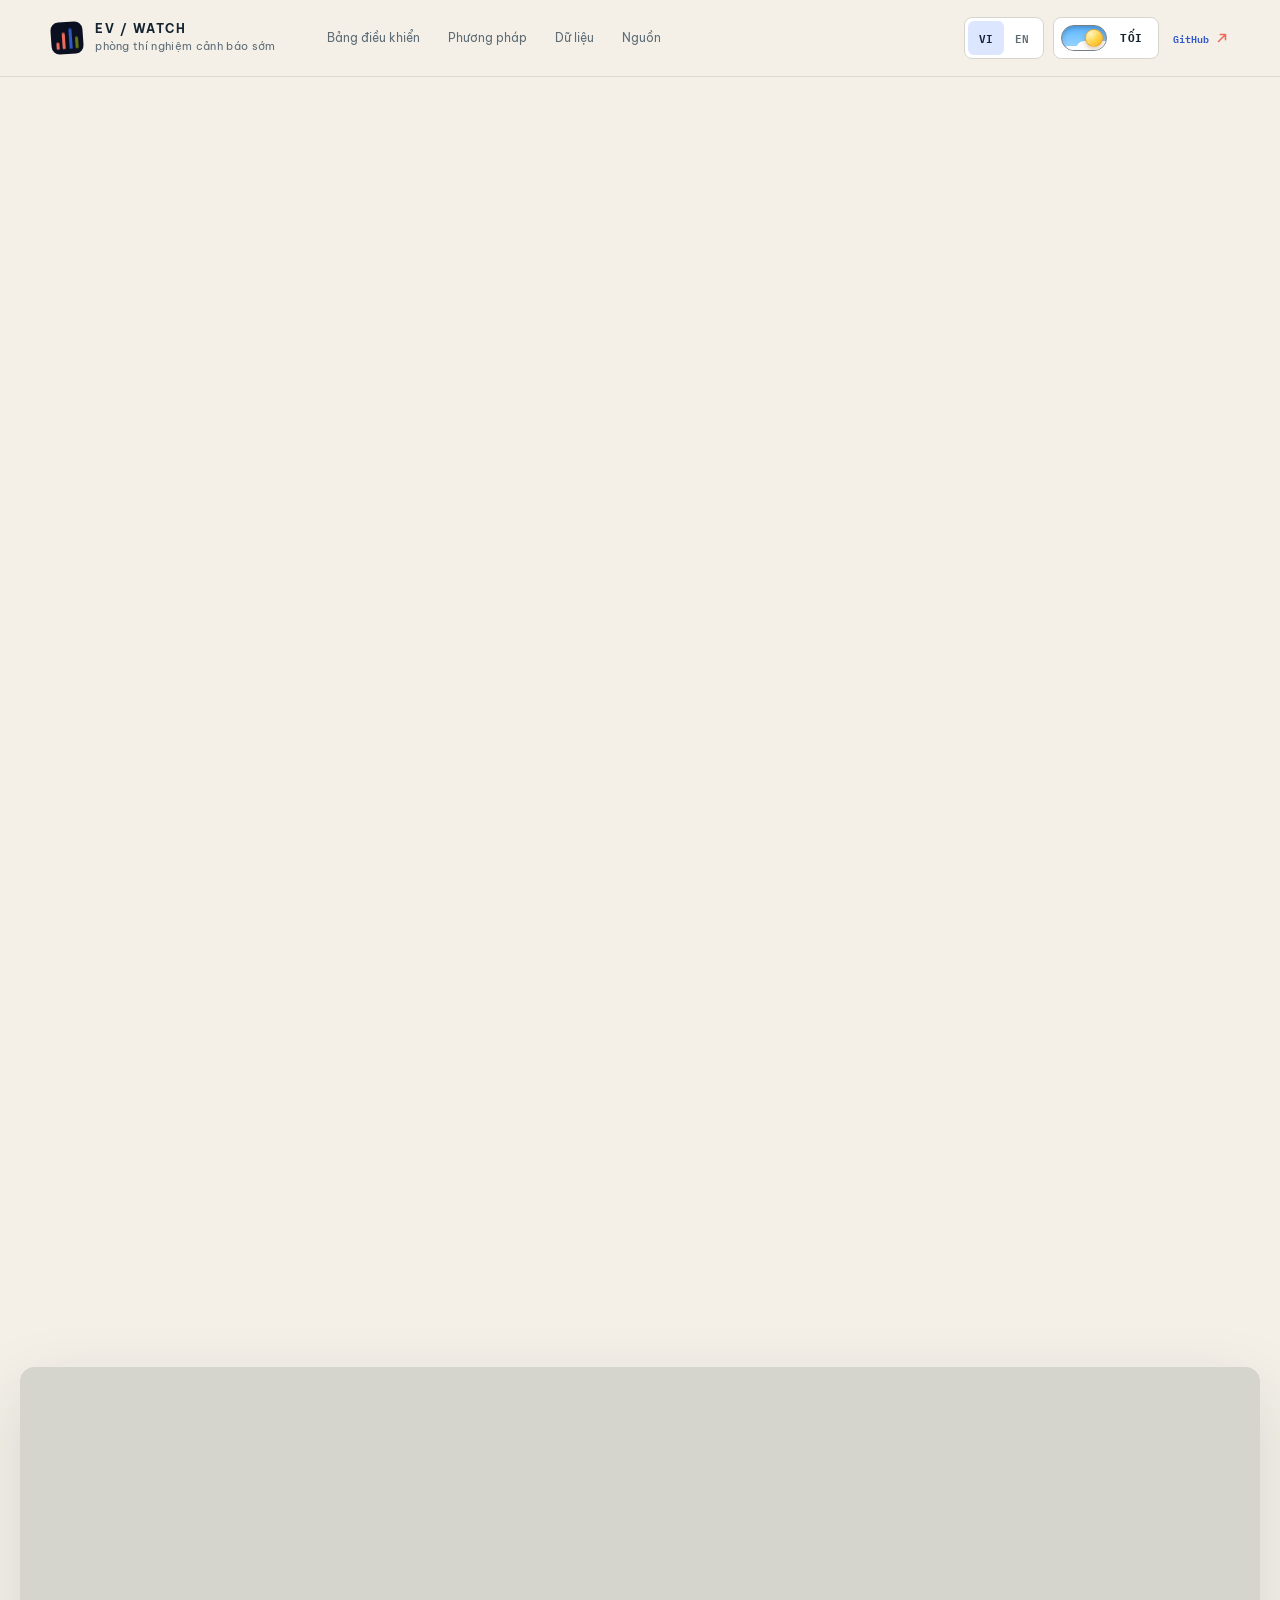
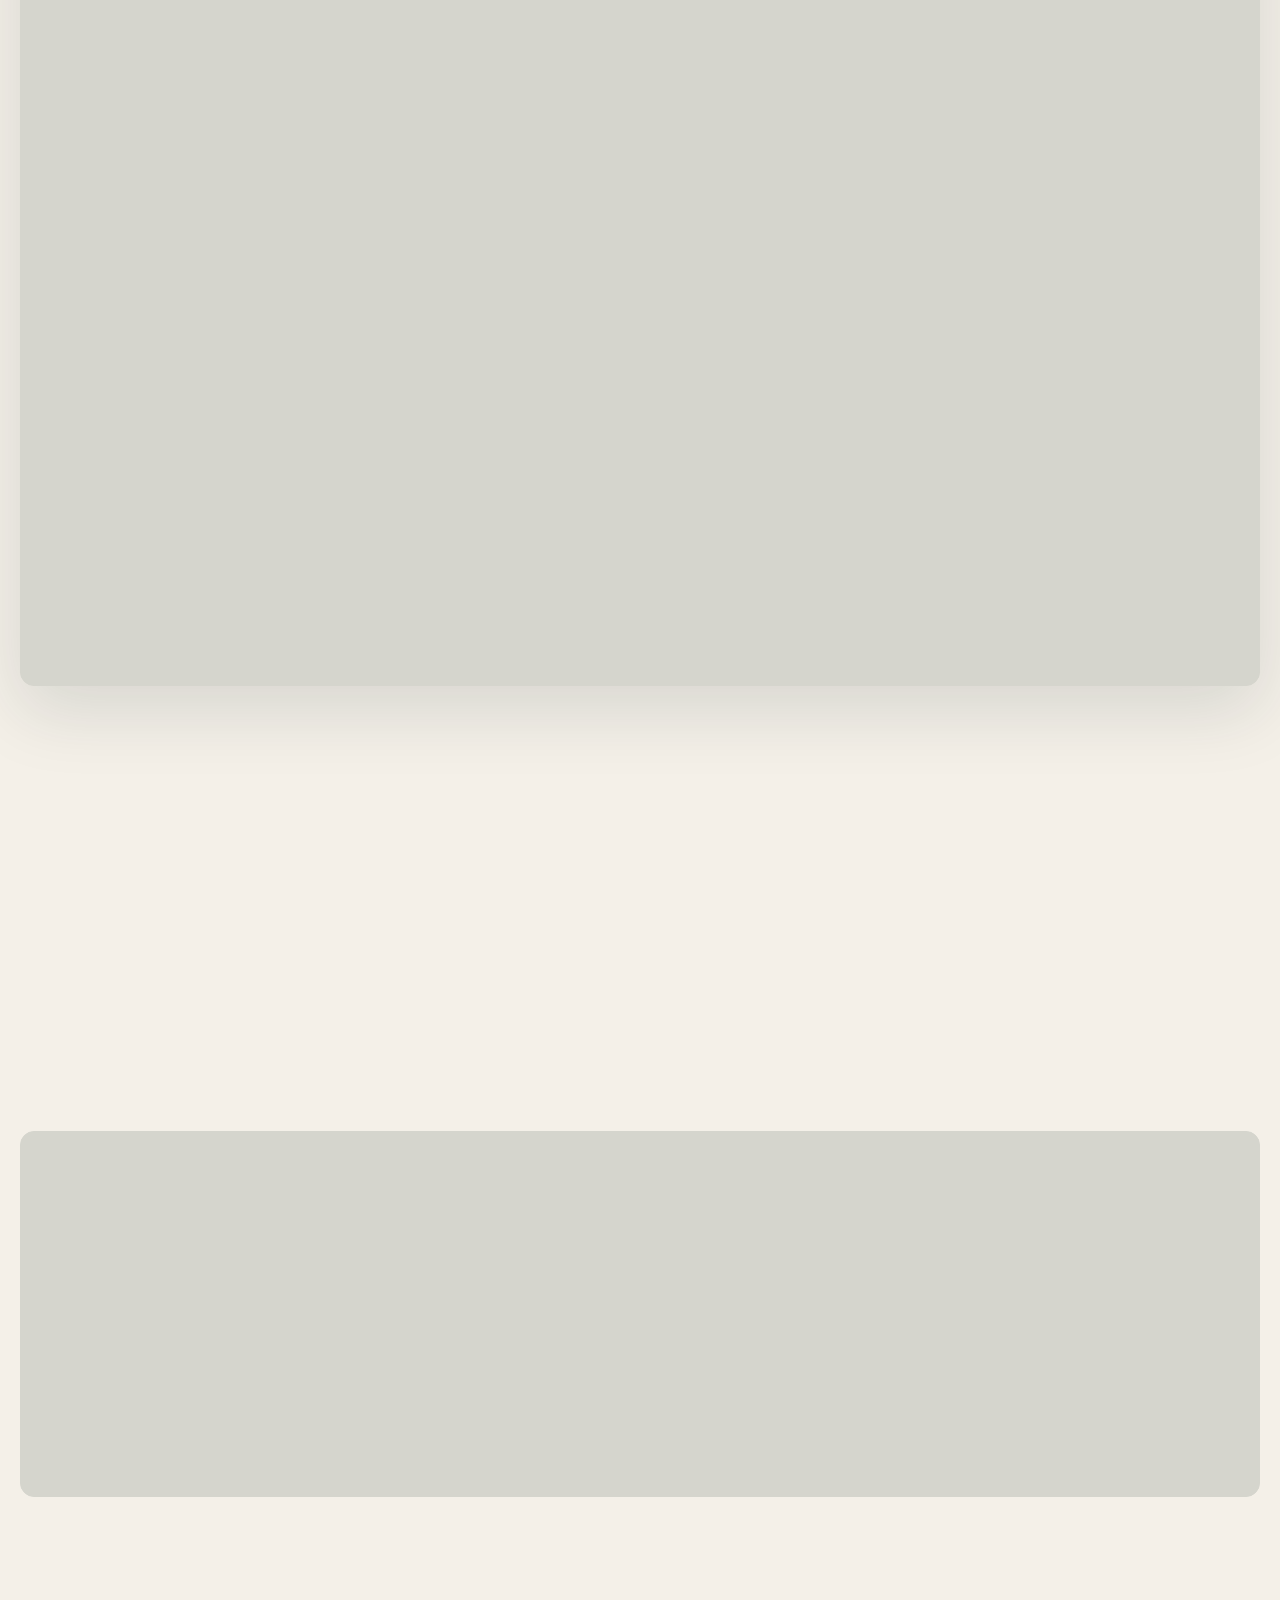
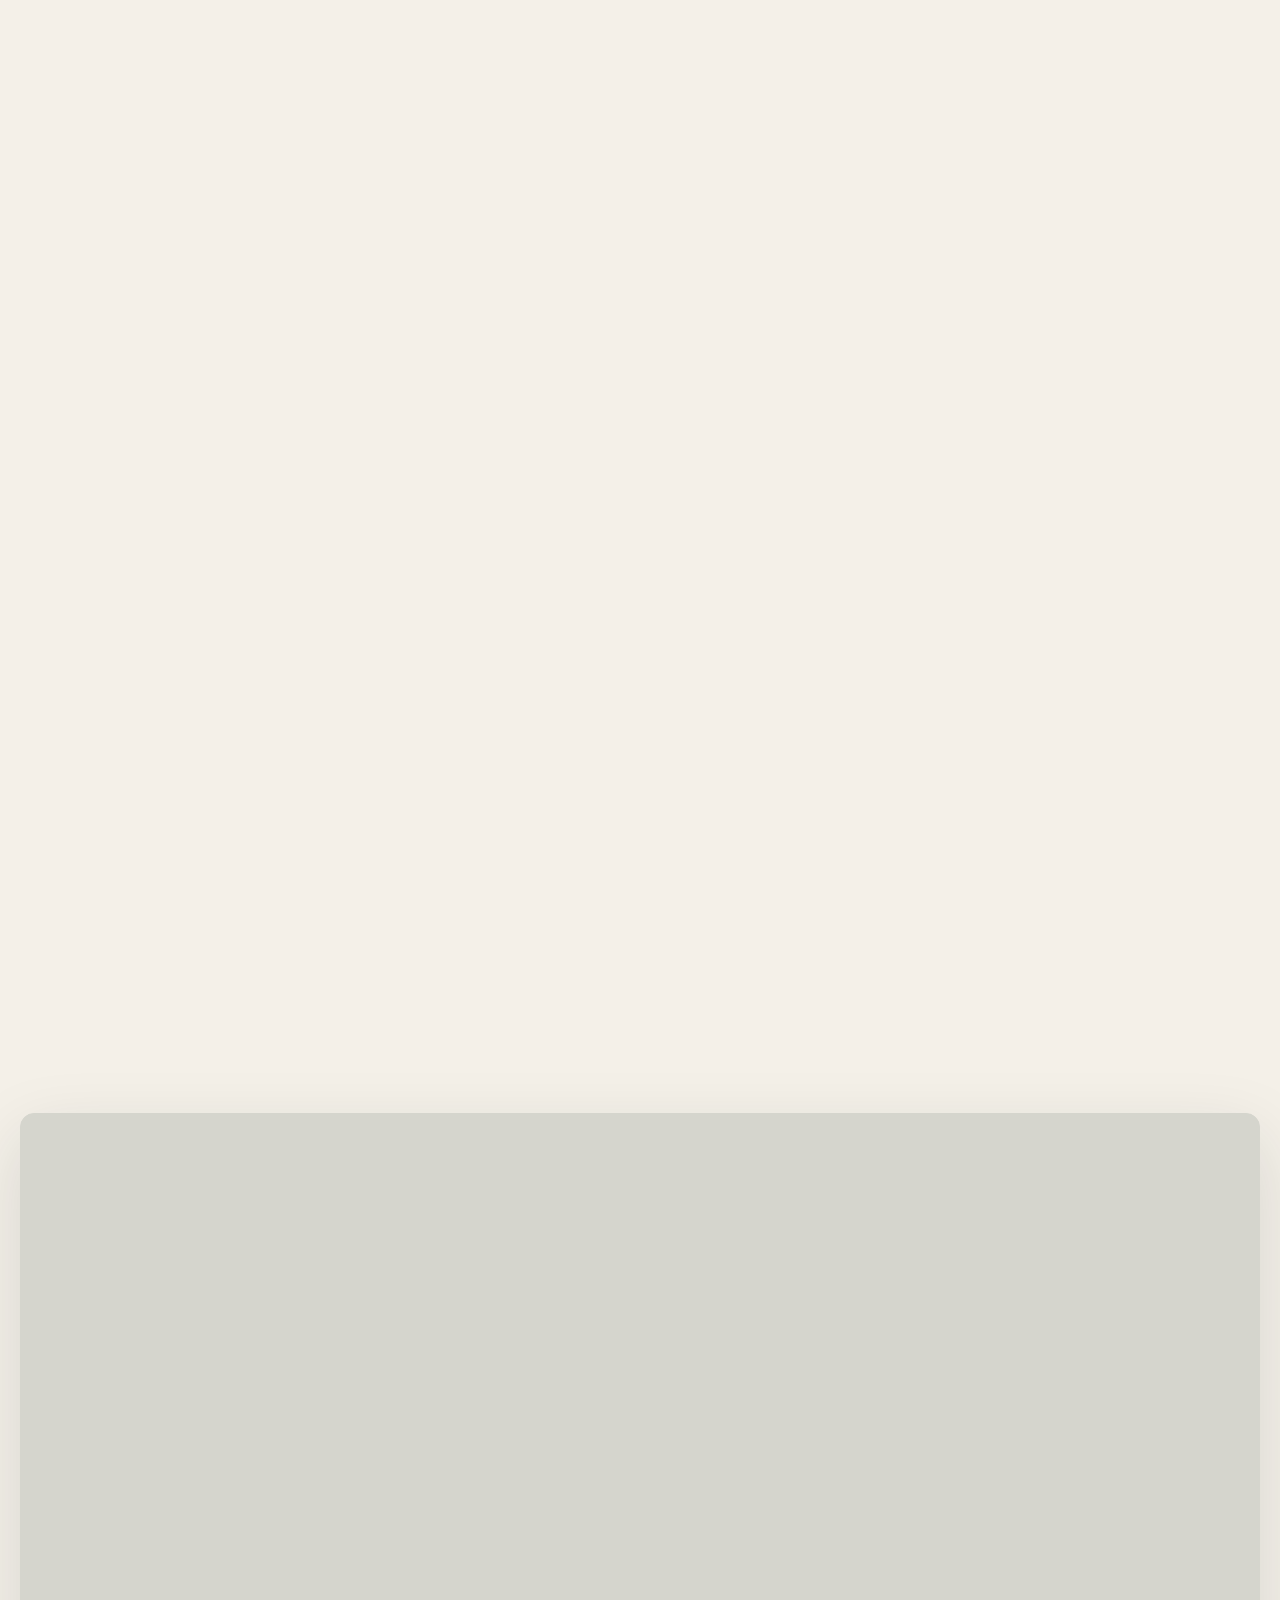
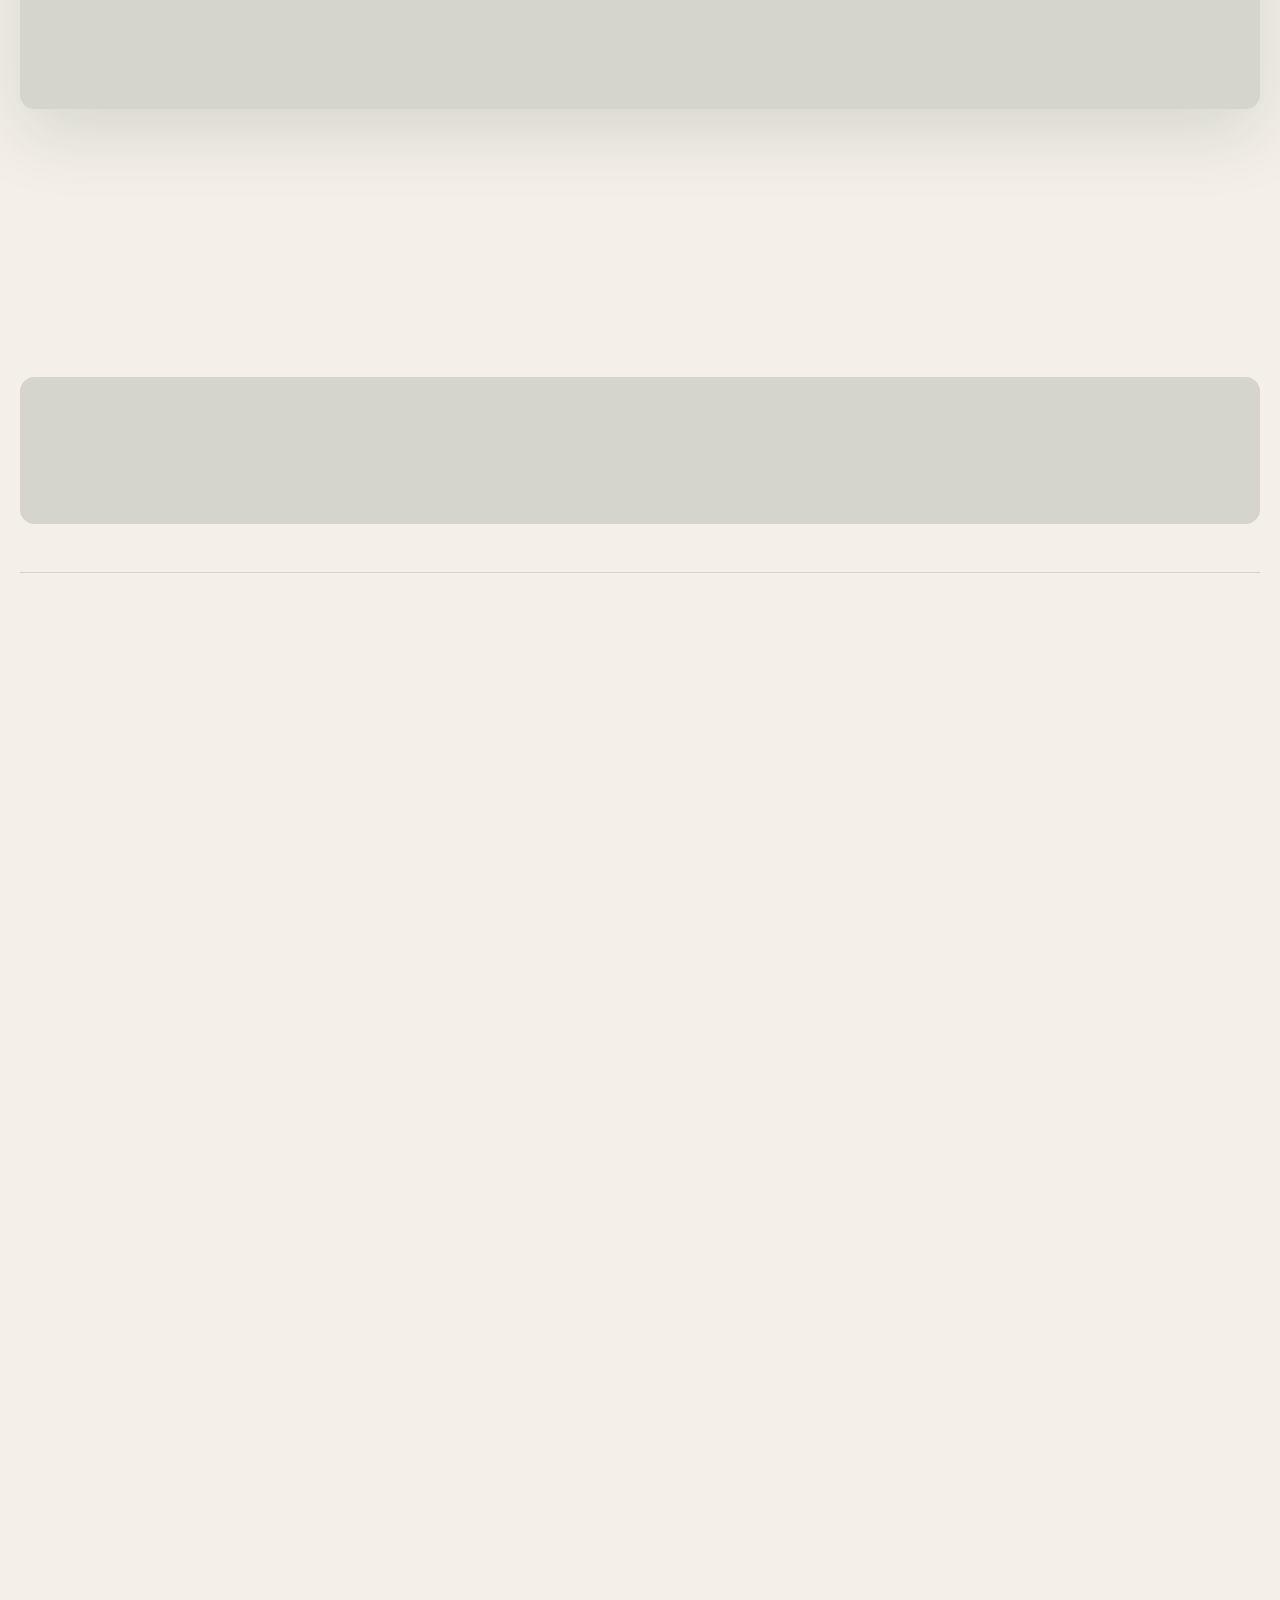
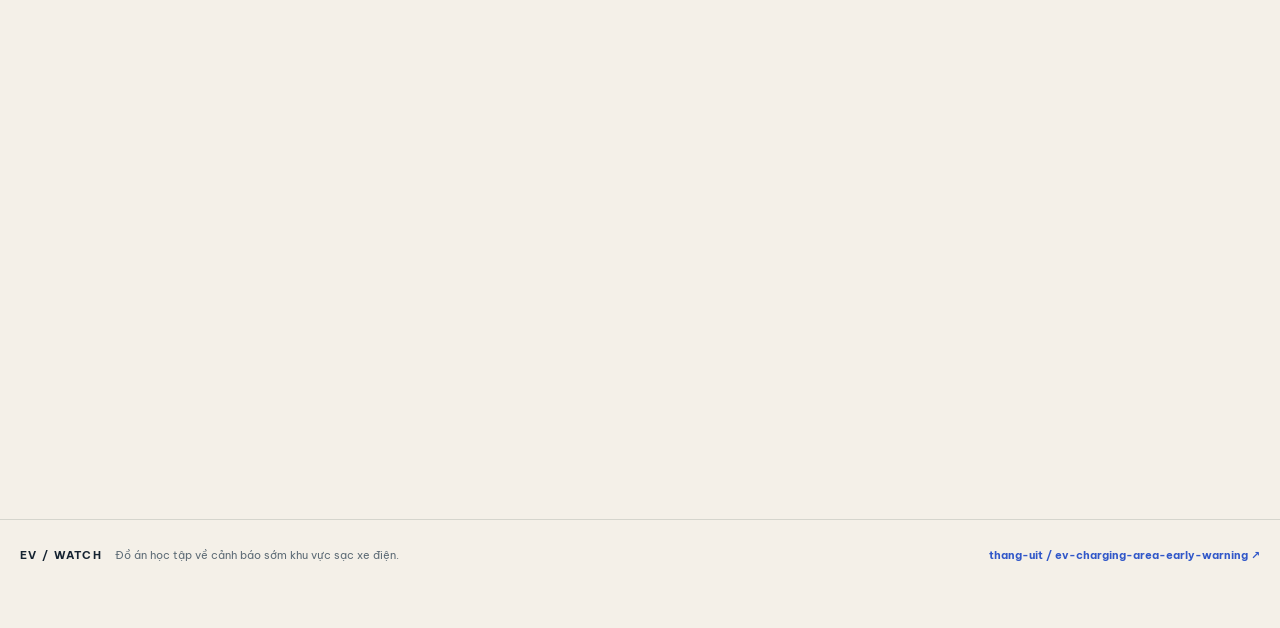
<file: index.html>
<!doctype html>
<html lang="en">
  <head>
    <meta charset="UTF-8" />
    <meta name="viewport" content="width=device-width, initial-scale=1" />
    <meta http-equiv="refresh" content="0; url=./web/" />
    <title>EV Watch</title>
    <link rel="canonical" href="./web/" />
  </head>
  <body>
    <p>Opening <a href="./web/">EV Watch</a>...</p>
  </body>
</html>
</file>
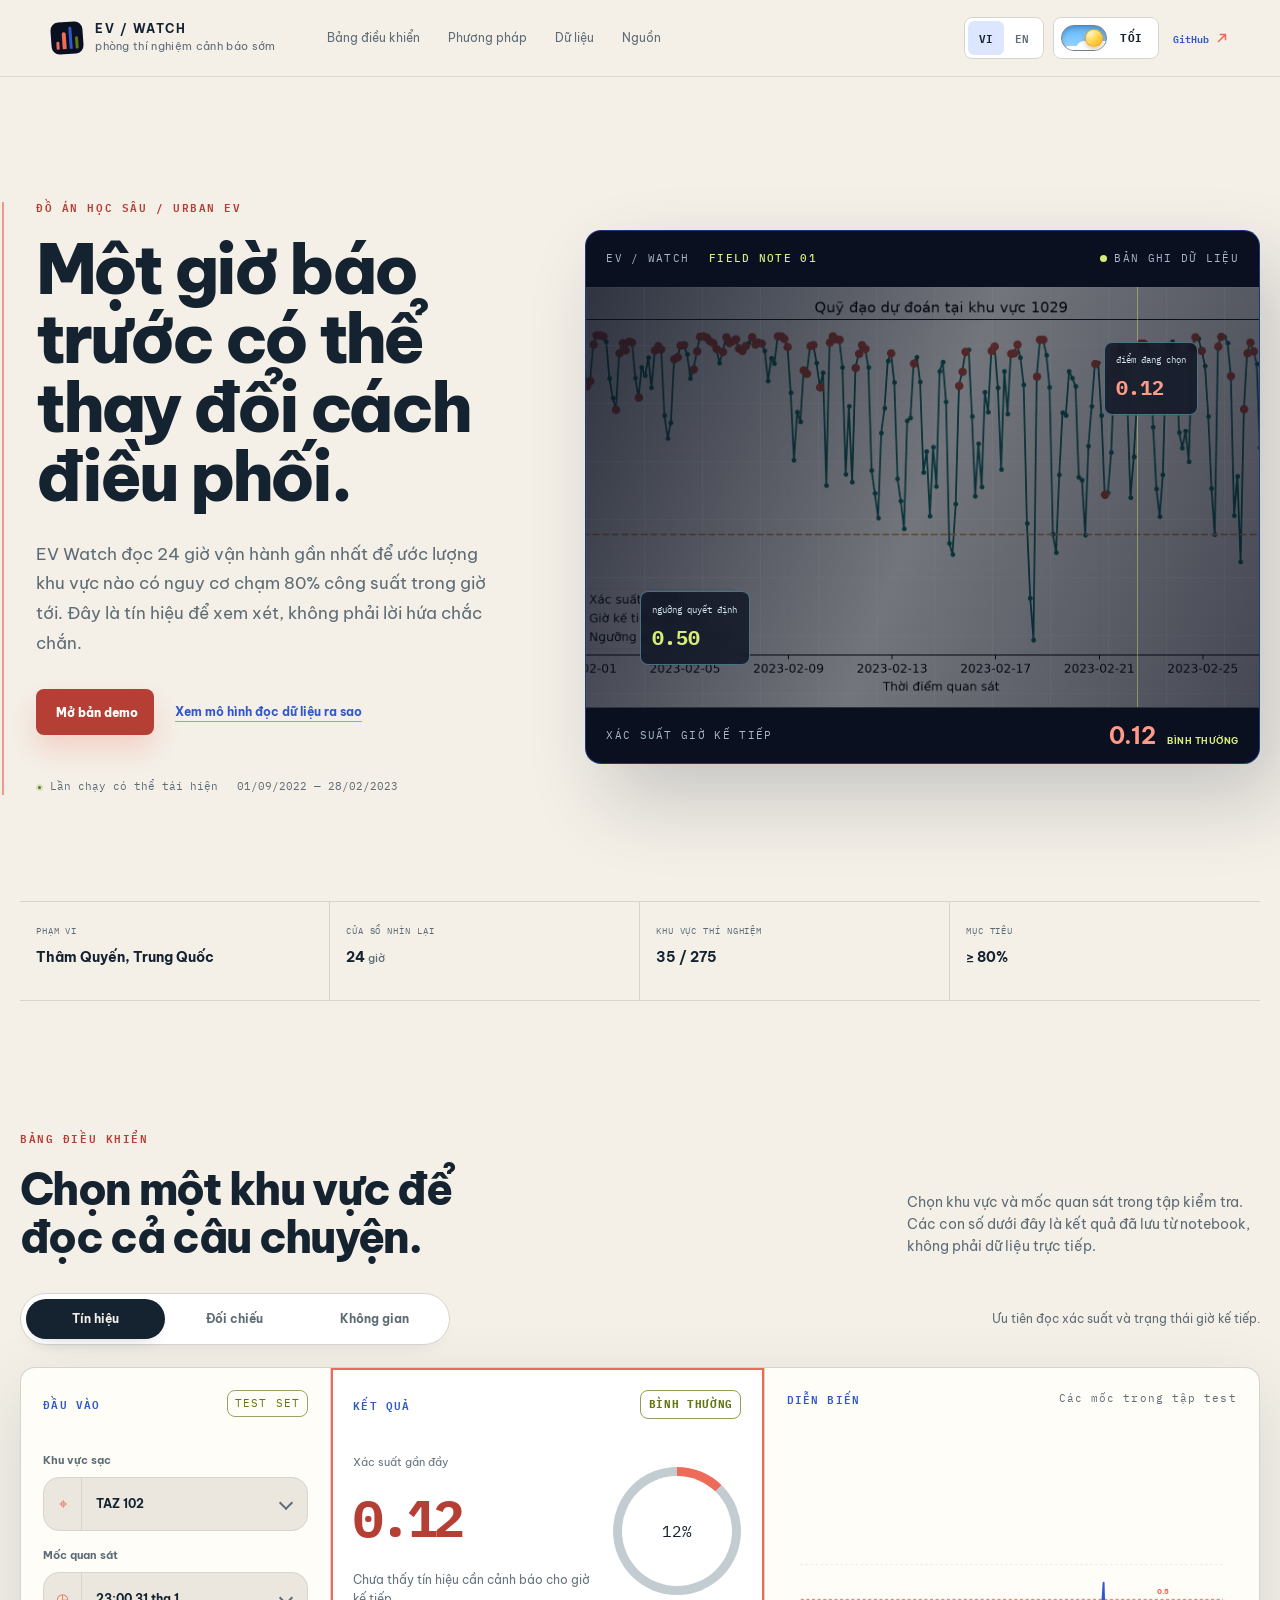
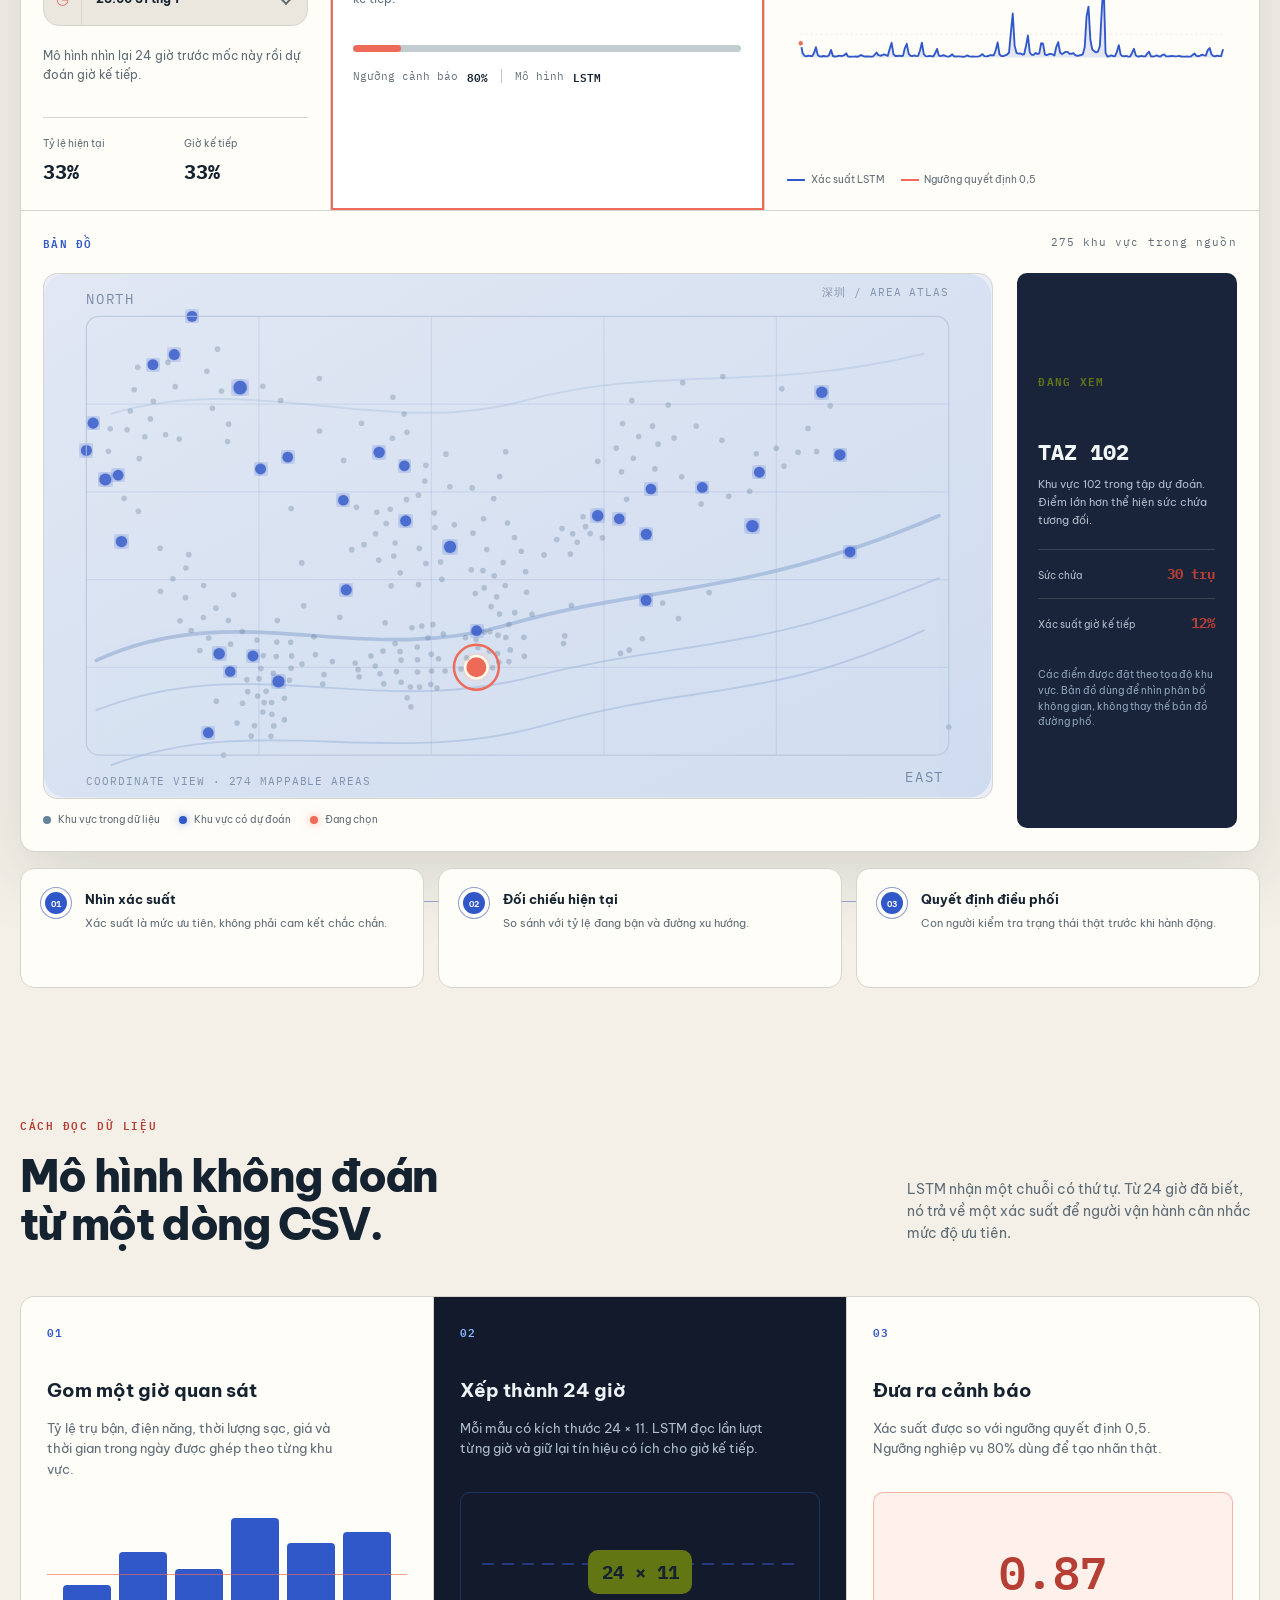
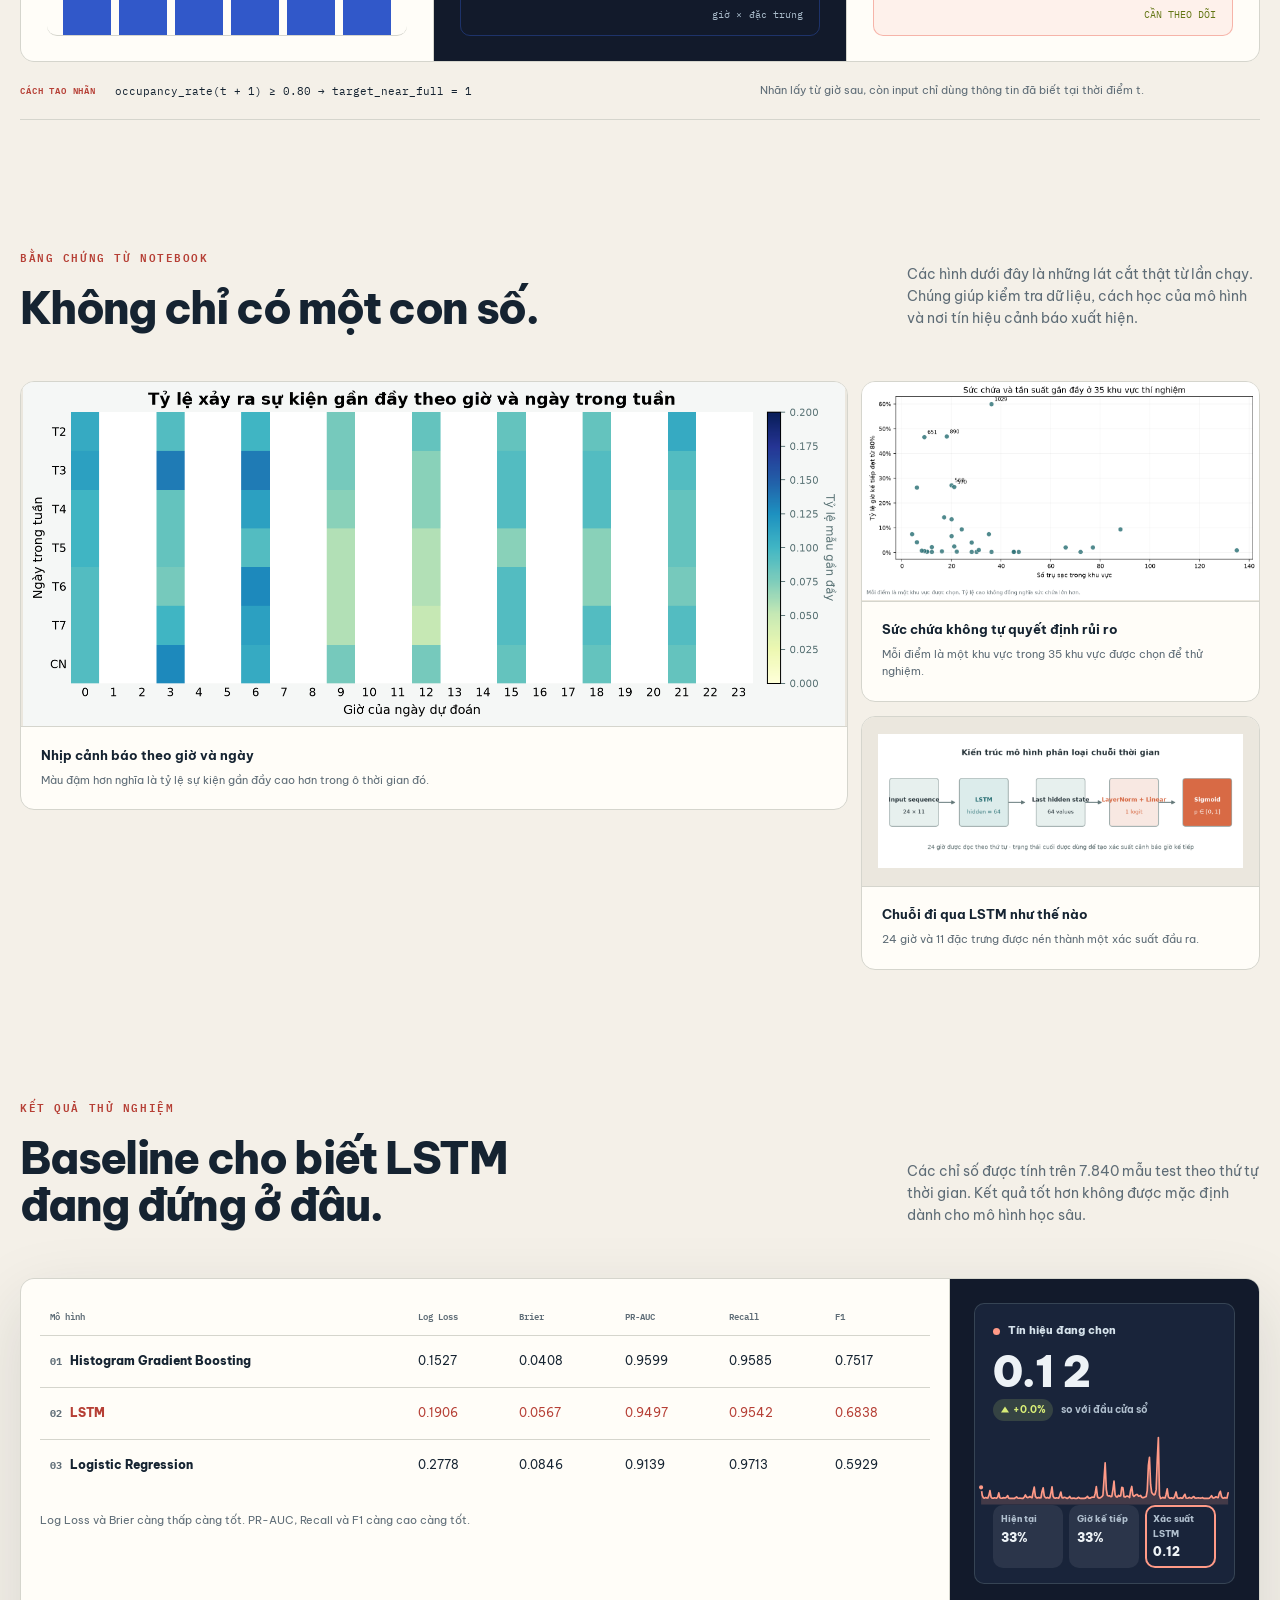
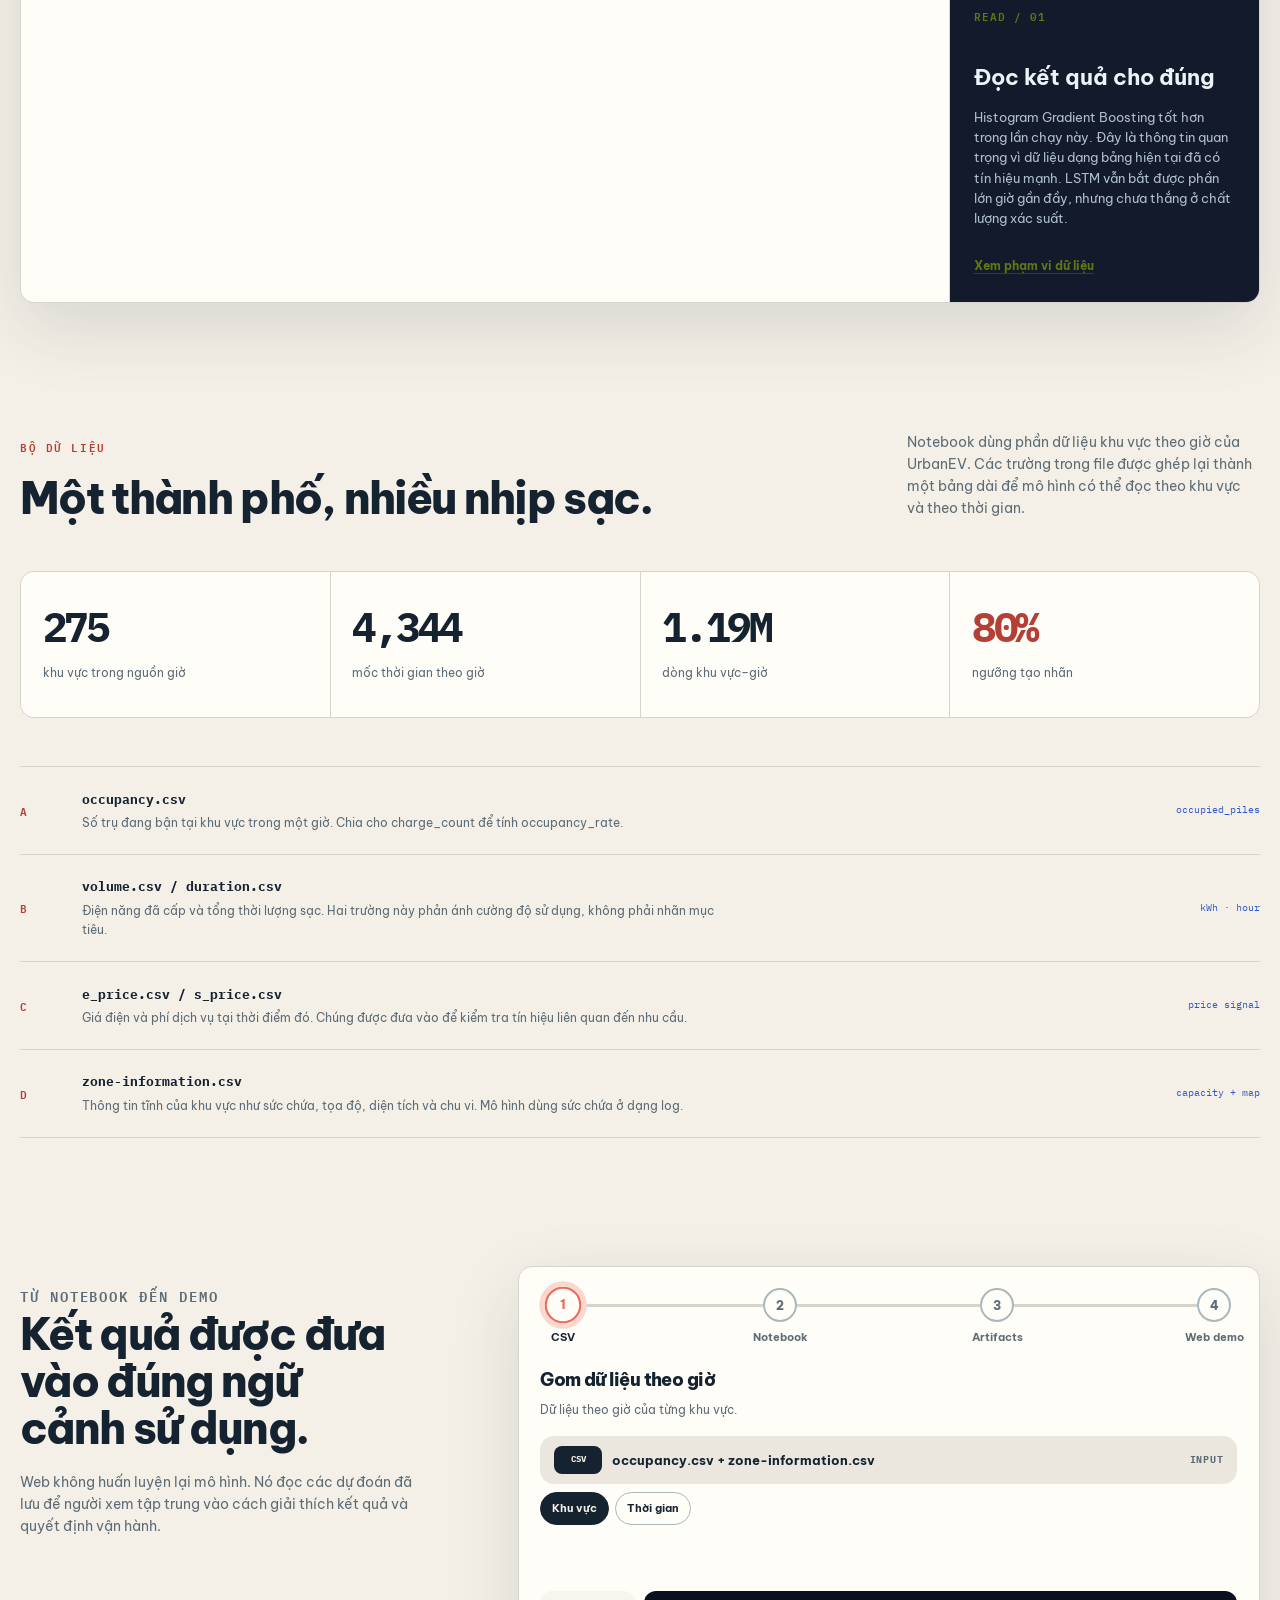
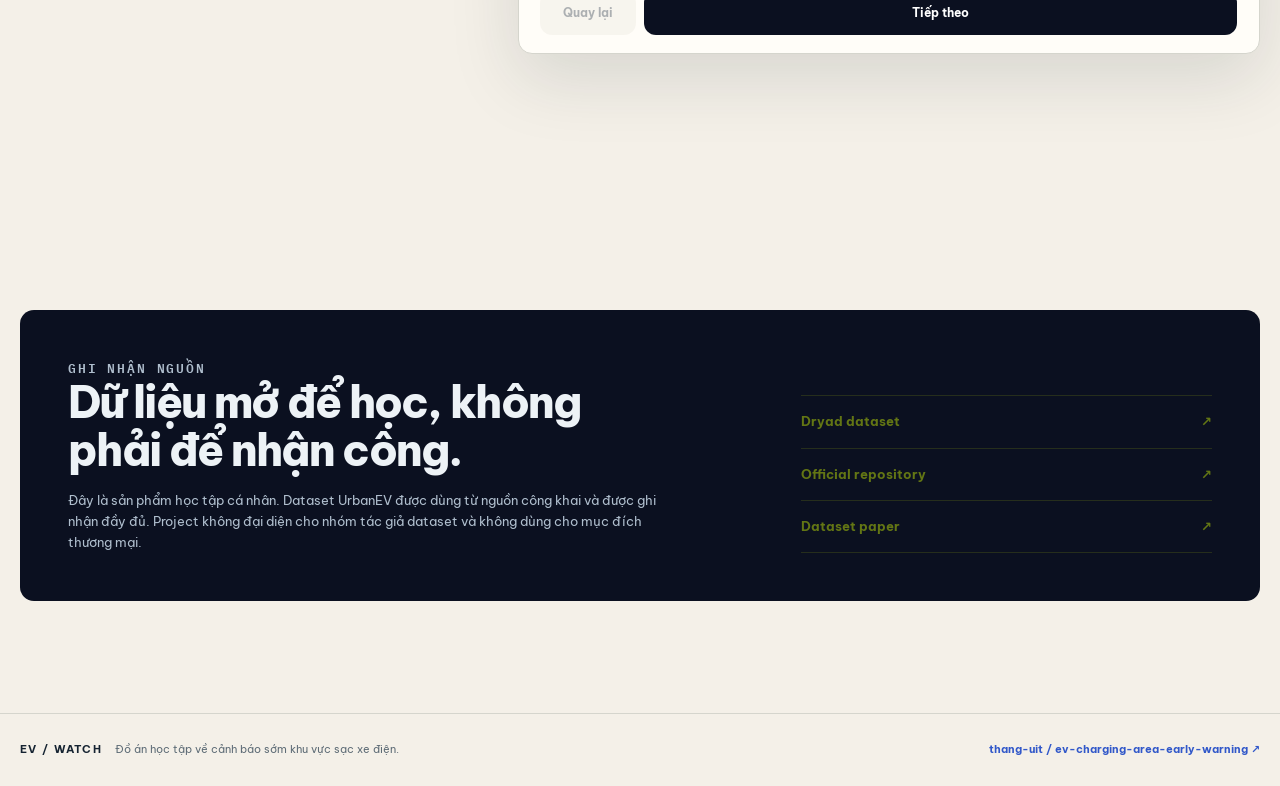
<file: web/index.html>
<!doctype html>
<html lang="vi" data-theme="light">
  <head>
    <meta charset="UTF-8" />
    <meta name="viewport" content="width=device-width, initial-scale=1" />
    <meta name="theme-color" content="#f4f0e8" />
    <meta name="description" content="Demo cảnh báo sớm khu vực sạc xe điện gần đầy bằng mạng LSTM." />
    <title data-i18n="meta.title">EV Watch / Cảnh báo sớm khu vực sạc</title>
    <link rel="icon" href="./favicon.svg" type="image/svg+xml" />
    <link rel="preconnect" href="https://fonts.googleapis.com" />
    <link rel="preconnect" href="https://fonts.gstatic.com" crossorigin />
    <link href="https://fonts.googleapis.com/css2?family=Be+Vietnam+Pro:wght@400;500;600;700;800&family=IBM+Plex+Mono:wght@400;500;600&display=swap" rel="stylesheet" />
    <link rel="stylesheet" href="./assets/css/style.css?v=20261019-13" />
    <link rel="stylesheet" href="./assets/css/lucian-components.css?v=20261019-5" />
    <script>
      try {
        const savedTheme = localStorage.getItem('ev-warning-theme');
        if (savedTheme === 'dark' || savedTheme === 'light') document.documentElement.dataset.theme = savedTheme;
      } catch (_) {}
    </script>
  </head>
  <body>
    <a class="skip-link" href="#main" data-i18n="a11y.skip">Bỏ qua tới nội dung chính</a>
    <header class="site-header">
      <a class="brand" href="#top" aria-label="EV Watch"><span class="brand-mark" aria-hidden="true"><i></i><i></i><i></i><i></i></span><span class="brand-copy"><strong>EV / WATCH</strong><small data-i18n="brand.subtitle">phòng thí nghiệm cảnh báo sớm</small></span></a>
      <nav class="main-nav" aria-label="Điều hướng chính" data-i18n-aria="nav.aria"><a href="#dashboard" data-nav="dashboard" data-i18n="nav.dashboard">Bảng điều khiển</a><a href="#method" data-nav="method" data-i18n="nav.method">Phương pháp</a><a href="#dataset" data-nav="dataset" data-i18n="nav.dataset">Dữ liệu</a><a href="#references" data-nav="references" data-i18n="nav.references">Nguồn</a></nav>
      <div class="header-actions"><div class="language-switch" role="group" aria-label="Ngôn ngữ" data-i18n-aria="language.aria" data-active="vi"><button type="button" class="language-button is-active" data-language="vi">VI</button><button type="button" class="language-button" data-language="en">EN</button></div><button class="theme-toggle" id="themeToggle" type="button" aria-label="Đổi giao diện sáng tối" data-i18n-aria="theme.aria" title="Đổi giao diện"><span class="theme-toggle-track" aria-hidden="true"><span class="theme-toggle-thumb"></span></span><span class="theme-toggle-label" data-i18n="theme.label">TỐI</span></button><a class="github-link" href="https://github.com/thang-uit/ev-charging-area-early-warning" target="_blank" rel="noreferrer">GitHub <svg viewBox="0 0 16 16" aria-hidden="true"><path d="M4 12 12 4M6 4h6v6"/></svg></a></div>
      <button class="menu-button" id="menuToggle" type="button" aria-expanded="false" aria-controls="mobileNav" aria-label="Mở menu" data-i18n-aria="menu.aria"><span aria-hidden="true"></span><span aria-hidden="true"></span><span aria-hidden="true"></span></button>
    </header>
    <div class="mobile-nav-scrim" id="mobileNavScrim" hidden></div>
    <nav class="mobile-nav" id="mobileNav" hidden aria-label="Điều hướng di động" data-i18n-aria="mobileNav.aria"><div class="mobile-nav-header"><span class="mobile-nav-kicker" data-i18n="menu.label">ĐIỀU HƯỚNG</span><button class="mobile-nav-close" id="mobileNavClose" type="button" aria-label="Đóng menu" data-i18n-aria="menu.close" title="Đóng menu"><span></span><span></span></button></div><a href="#dashboard" data-i18n="nav.dashboard">Bảng điều khiển</a><a href="#method" data-i18n="nav.method">Phương pháp</a><a href="#dataset" data-i18n="nav.dataset">Dữ liệu</a><a href="#references" data-i18n="nav.references">Nguồn</a></nav>

    <main id="main">
      <section class="hero section-shell" id="top">
        <div class="hero-copy reveal"><p class="eyebrow" data-i18n="hero.eyebrow">ĐỒ ÁN HỌC SÂU / URBAN EV</p><h1 data-i18n="hero.title">Một giờ báo trước có thể thay đổi cách điều phối.</h1><p class="hero-lead" data-i18n="hero.lead">EV Watch đọc 24 giờ vận hành gần nhất để ước lượng khu vực nào có nguy cơ chạm 80% công suất trong giờ tới. Đây là tín hiệu để xem xét, không phải lời hứa chắc chắn.</p><div class="hero-actions"><a class="primary-button" href="#dashboard" data-i18n="hero.cta">Mở bản demo <span aria-hidden="true">↗</span></a><a class="text-link" href="#method" data-i18n="hero.secondary">Xem mô hình đọc dữ liệu ra sao</a></div><div class="hero-meta"><span><i class="status-dot"></i><span data-i18n="hero.status">Lần chạy có thể tái hiện</span></span><span>01/09/2022 — 28/02/2023</span></div></div>
        <div class="hero-visual reveal delay-1" id="heroVisual" aria-label="Biểu đồ quỹ đạo dự đoán" data-i18n-aria="hero.visualAria"><div class="visual-topline"><span>EV / WATCH <b>FIELD NOTE 01</b></span><span class="live-indicator"><i></i><span data-i18n="hero.live">BẢN GHI DỮ LIỆU</span></span></div><div class="hero-figure"><img src="./assets/figures/probability-trajectory.png" alt="" data-i18n-alt="hero.figureAlt" /><div class="hero-figure-scan"></div><div class="hero-figure-callout callout-top"><span data-i18n="hero.figureCallout1">điểm đang chọn</span><strong id="heroProbabilityCallout">0.87</strong></div><div class="hero-figure-callout callout-bottom"><span data-i18n="hero.figureCallout2">ngưỡng quyết định</span><strong>0.50</strong></div></div><div class="visual-bottomline"><span data-i18n="hero.output">XÁC SUẤT GIỜ KẾ TIẾP</span><strong id="heroProbability">0.87 <em data-i18n="hero.risk">CẦN THEO DÕI</em></strong></div></div>
      </section>

      <section class="signal-strip section-shell reveal" aria-label="Tóm tắt dữ liệu" data-i18n-aria="strip.aria"><div><span class="strip-label" data-i18n="strip.location">PHẠM VI</span><strong>Thâm Quyến, Trung Quốc</strong></div><div><span class="strip-label" data-i18n="strip.window">CỬA SỔ NHÌN LẠI</span><strong>24 <small data-i18n="strip.hours">giờ</small></strong></div><div><span class="strip-label" data-i18n="strip.zones">KHU VỰC THÍ NGHIỆM</span><strong>35 / 275</strong></div><div><span class="strip-label" data-i18n="strip.target">MỤC TIÊU</span><strong>≥ 80%</strong></div></section>

      <section class="section-shell dashboard-section" id="dashboard"><div class="section-heading reveal"><div><p class="eyebrow" data-i18n="dashboard.eyebrow">BẢNG ĐIỀU KHIỂN</p><h2 data-i18n="dashboard.title">Chọn một khu vực để đọc cả câu chuyện.</h2></div><p data-i18n="dashboard.description">Chọn khu vực và mốc quan sát trong tập kiểm tra. Các con số dưới đây là kết quả đã lưu từ notebook, không phải dữ liệu trực tiếp.</p></div><div class="dashboard-toolbar reveal"><div class="dashboard-view-tabs u039" data-view-tabs><div class="u039-tabs" role="tablist" aria-label="Ngữ cảnh bảng điều khiển" data-i18n-aria="dashboard.viewsAria"><span class="u039-pill" aria-hidden="true"></span><button class="u039-tab" type="button" role="tab" aria-selected="true" data-view="signal" data-i18n="dashboard.viewSignal">Tín hiệu</button><button class="u039-tab" type="button" role="tab" aria-selected="false" data-view="context" data-i18n="dashboard.viewContext">Đối chiếu</button><button class="u039-tab" type="button" role="tab" aria-selected="false" data-view="map" data-i18n="dashboard.viewMap">Không gian</button></div></div><p class="dashboard-view-note" id="dashboardViewNote" aria-live="polite" data-i18n="dashboard.viewSignalNote">Ưu tiên đọc xác suất và trạng thái giờ kế tiếp.</p></div><div class="dashboard-grid" id="dashboardGrid"><section class="control-panel panel reveal"><div class="panel-top"><span class="panel-kicker" data-i18n="dashboard.inputKicker">ĐẦU VÀO</span><span class="data-badge">TEST SET</span></div><label for="zoneSelectTrigger" data-i18n="dashboard.zoneLabel">Khu vực sạc</label><div class="select-control" data-select-control="zone"><span class="select-symbol" aria-hidden="true">⌖</span><button class="select-trigger" id="zoneSelectTrigger" type="button" aria-haspopup="listbox" aria-expanded="false" aria-controls="zoneSelectMenu"><span class="select-value">--</span><span class="select-chevron" aria-hidden="true">⌄</span></button><div class="select-menu" id="zoneSelectMenu" role="listbox" hidden></div></div><label for="timeSelectTrigger" data-i18n="dashboard.timeLabel">Mốc quan sát</label><div class="select-control" data-select-control="time"><span class="select-symbol" aria-hidden="true">◷</span><button class="select-trigger" id="timeSelectTrigger" type="button" aria-haspopup="listbox" aria-expanded="false" aria-controls="timeSelectMenu"><span class="select-value">--</span><span class="select-chevron" aria-hidden="true">⌄</span></button><div class="select-menu" id="timeSelectMenu" role="listbox" hidden></div></div><p class="input-note" data-i18n="dashboard.inputNote">Mô hình nhìn lại 24 giờ trước mốc này rồi dự đoán giờ kế tiếp.</p><div class="mini-stats"><div><span data-i18n="dashboard.current">Tỷ lệ hiện tại</span><strong id="currentRate">--</strong></div><div><span data-i18n="dashboard.next">Giờ kế tiếp</span><strong id="targetRate">--</strong></div></div></section><section class="prediction-panel panel reveal delay-1"><div class="panel-top"><span class="panel-kicker" data-i18n="dashboard.outputKicker">KẾT QUẢ</span><span id="riskLabel" class="risk-label">--</span></div><div class="prediction-row"><div><span class="prediction-label" data-i18n="dashboard.probability">Xác suất gần đầy</span><strong id="probability">--</strong><p id="predictionMessage" class="prediction-message">--</p></div><div class="probability-ring" id="probabilityRing"><span id="probabilityRingText">--</span></div></div><div class="meter"><span id="probabilityMeter"></span></div><div class="prediction-footer"><span data-i18n="dashboard.threshold">Ngưỡng cảnh báo</span><b>80%</b><span class="separator"></span><span data-i18n="dashboard.model">Mô hình</span><b>LSTM</b></div></section><section class="trend-panel panel reveal delay-2"><div class="panel-top"><span class="panel-kicker" data-i18n="dashboard.contextKicker">DIỄN BIẾN</span><span data-i18n="dashboard.trendLabel">Các mốc trong tập test</span></div><div class="trend-chart" id="trendChart" role="img" aria-label="Đường xác suất dự đoán theo thời gian"></div><div class="chart-legend"><span><i class="legend-probability"></i><span data-i18n="dashboard.probabilityLine">Xác suất LSTM</span></span><span><i class="legend-threshold"></i><span data-i18n="dashboard.thresholdLine">Ngưỡng quyết định 0,5</span></span></div></section><section class="spatial-panel panel reveal delay-3" aria-labelledby="mapTitle"><div class="panel-top"><span class="panel-kicker" data-i18n="dashboard.mapKicker">BẢN ĐỒ</span><span data-i18n="dashboard.mapScope">275 khu vực trong nguồn</span></div><div class="spatial-layout"><div><div class="zone-map" id="zoneMap" role="img" aria-labelledby="mapTitle"></div><div class="map-legend"><span><i class="map-dot map-dot-context"></i><span data-i18n="dashboard.mapAll">Khu vực trong dữ liệu</span></span><span><i class="map-dot map-dot-selected"></i><span data-i18n="dashboard.mapExperiment">Khu vực có dự đoán</span></span><span><i class="map-dot map-dot-active"></i><span data-i18n="dashboard.mapActive">Đang chọn</span></span></div></div><aside class="map-reading"><span class="reading-index" data-i18n="dashboard.mapReading">ĐANG XEM</span><h3 id="mapTitle">TAZ --</h3><p id="mapZoneDetail">--</p><div class="map-stat"><span data-i18n="dashboard.mapCapacity">Sức chứa</span><strong id="mapCapacity">--</strong></div><div class="map-stat"><span data-i18n="dashboard.mapProbability">Xác suất giờ kế tiếp</span><strong id="mapProbability">--</strong></div><p class="map-note" data-i18n="dashboard.mapNote">Các điểm được đặt theo tọa độ khu vực. Bản đồ dùng để nhìn phân bố không gian, không thay thế bản đồ đường phố.</p></aside></div></section></div><div class="operator-rail reveal delay-3"><div class="operator-step"><span>01</span><div><strong data-i18n="dashboard.action1.title">Nhìn xác suất</strong><p data-i18n="dashboard.action1.body">Xác suất là mức ưu tiên, không phải cam kết chắc chắn.</p></div></div><div class="operator-step"><span>02</span><div><strong data-i18n="dashboard.action2.title">Đối chiếu hiện tại</strong><p data-i18n="dashboard.action2.body">So sánh với tỷ lệ đang bận và đường xu hướng.</p></div></div><div class="operator-step"><span>03</span><div><strong data-i18n="dashboard.action3.title">Quyết định điều phối</strong><p data-i18n="dashboard.action3.body">Con người kiểm tra trạng thái thật trước khi hành động.</p></div></div></div></section>

      <section class="section-shell method-section" id="method"><div class="section-heading reveal"><div><p class="eyebrow" data-i18n="method.eyebrow">CÁCH ĐỌC DỮ LIỆU</p><h2 data-i18n="method.title">Mô hình không đoán từ một dòng CSV.</h2></div><p data-i18n="method.description">LSTM nhận một chuỗi có thứ tự. Từ 24 giờ đã biết, nó trả về một xác suất để người vận hành cân nhắc mức độ ưu tiên.</p></div><div class="method-flow"><article class="flow-card reveal"><span class="flow-number">01</span><h3 data-i18n="method.step1.title">Gom một giờ quan sát</h3><p data-i18n="method.step1.body">Tỷ lệ trụ bận, điện năng, thời lượng sạc, giá và thời gian trong ngày được ghép theo từng khu vực.</p><div class="flow-visual signal-bars"><span style="height:35%"></span><span style="height:58%"></span><span style="height:46%"></span><span style="height:82%"></span><span style="height:64%"></span><span style="height:72%"></span></div></article><article class="flow-card featured reveal delay-1"><span class="flow-number">02</span><h3 data-i18n="method.step2.title">Xếp thành 24 giờ</h3><p data-i18n="method.step2.body">Mỗi mẫu có kích thước 24 × 11. LSTM đọc lần lượt từng giờ và giữ lại tín hiệu có ích cho giờ kế tiếp.</p><div class="flow-visual sequence-visual"><span class="sequence-line"></span><b>24 × 11</b><small data-i18n="method.sequence">giờ × đặc trưng</small></div></article><article class="flow-card reveal delay-2"><span class="flow-number">03</span><h3 data-i18n="method.step3.title">Đưa ra cảnh báo</h3><p data-i18n="method.step3.body">Xác suất được so với ngưỡng quyết định 0,5. Ngưỡng nghiệp vụ 80% dùng để tạo nhãn thật.</p><div class="flow-visual alert-visual"><span>0.87</span><small data-i18n="method.watch">CẦN THEO DÕI</small></div></article></div><div class="formula-row reveal"><span class="formula-label" data-i18n="method.formulaLabel">CÁCH TẠO NHÃN</span><code>occupancy_rate(t + 1) ≥ 0.80 → target_near_full = 1</code><span class="formula-note" data-i18n="method.formulaNote">Nhãn lấy từ giờ sau, còn input chỉ dùng thông tin đã biết tại thời điểm t.</span></div></section>

      <section class="section-shell evidence-section" id="evidence"><div class="section-heading reveal"><div><p class="eyebrow" data-i18n="evidence.eyebrow">BẰNG CHỨNG TỪ NOTEBOOK</p><h2 data-i18n="evidence.title">Không chỉ có một con số.</h2></div><p data-i18n="evidence.description">Các hình dưới đây là những lát cắt thật từ lần chạy. Chúng giúp kiểm tra dữ liệu, cách học của mô hình và nơi tín hiệu cảnh báo xuất hiện.</p></div><div class="evidence-grid"><figure class="evidence-figure evidence-large reveal"><img src="./assets/figures/weekday-hour-heatmap.png" alt="" data-i18n-alt="evidence.heatmapAlt" loading="lazy" /><figcaption><strong data-i18n="evidence.heatmapTitle">Nhịp cảnh báo theo giờ và ngày</strong><span data-i18n="evidence.heatmapBody">Màu đậm hơn nghĩa là tỷ lệ sự kiện gần đầy cao hơn trong ô thời gian đó.</span></figcaption></figure><figure class="evidence-figure reveal delay-1"><img src="./assets/figures/zone-capacity-event-rate.png" alt="" data-i18n-alt="evidence.capacityAlt" loading="lazy" /><figcaption><strong data-i18n="evidence.capacityTitle">Sức chứa không tự quyết định rủi ro</strong><span data-i18n="evidence.capacityBody">Mỗi điểm là một khu vực trong 35 khu vực được chọn để thử nghiệm.</span></figcaption></figure><figure class="evidence-figure reveal delay-2"><img src="./assets/figures/lstm-architecture.png" alt="" data-i18n-alt="evidence.architectureAlt" loading="lazy" /><figcaption><strong data-i18n="evidence.architectureTitle">Chuỗi đi qua LSTM như thế nào</strong><span data-i18n="evidence.architectureBody">24 giờ và 11 đặc trưng được nén thành một xác suất đầu ra.</span></figcaption></figure></div></section>

      <section class="section-shell results-section" id="results"><div class="section-heading reveal"><div><p class="eyebrow" data-i18n="results.eyebrow">KẾT QUẢ THỬ NGHIỆM</p><h2 data-i18n="results.title">Baseline cho biết LSTM đang đứng ở đâu.</h2></div><p data-i18n="results.description">Các chỉ số được tính trên 7.840 mẫu test theo thứ tự thời gian. Kết quả tốt hơn không được mặc định dành cho mô hình học sâu.</p></div><div class="results-layout"><div class="metrics-table-wrap panel reveal"><table><thead><tr><th data-i18n="results.model">Mô hình</th><th>Log Loss</th><th>Brier</th><th>PR-AUC</th><th>Recall</th><th>F1</th></tr></thead><tbody id="metricsBody"></tbody></table><p class="table-footnote" data-i18n="results.tableNote">Log Loss và Brier càng thấp càng tốt. PR-AUC, Recall và F1 càng cao càng tốt.</p></div><div class="result-reading reveal delay-1"><div class="metrics-pulse u098" id="metricPulse" aria-label="Chỉ số từ lần chạy" data-i18n-aria="results.pulseAria"><div class="u098-h"><span class="u098-live" aria-hidden="true"></span><span class="u098-tt" data-i18n="results.pulseTitle">Tín hiệu đang chọn</span></div><div class="u098-num" id="metricPulseNumber" role="img">--</div><div class="u098-dl"><span class="u098-bd" id="metricPulseBadge"><svg viewBox="0 0 10 10" aria-hidden="true"><path d="M5 1.5 9 7.5H1z"/></svg><b id="metricPulseDelta">--</b></span><span data-i18n="results.pulseCaption">so với đầu cửa sổ</span></div><div class="u098-sp" aria-hidden="true"><svg viewBox="0 0 340 96"><defs><linearGradient id="metricPulseGradient" x1="0" y1="0" x2="0" y2="1"><stop offset="0" stop-opacity=".24"/><stop offset="1" stop-opacity="0"/></linearGradient></defs><g id="metricPulseGraph"><path id="metricPulseArea" class="u098-ar"/><path id="metricPulseLine" class="u098-ln"/><circle id="metricPulseDot" class="u098-hd" r="4"/></g></svg></div><div class="u098-tabs" id="metricPulseTabs" role="group" aria-label="Chỉ số"></div></div><div class="result-copy"><span class="reading-index">READ / 01</span><h3 data-i18n="results.noteTitle">Đọc kết quả cho đúng</h3><p data-i18n="results.noteBody">Histogram Gradient Boosting tốt hơn trong lần chạy này. Đây là thông tin quan trọng vì dữ liệu dạng bảng hiện tại đã có tín hiệu mạnh. LSTM vẫn bắt được phần lớn giờ gần đầy, nhưng chưa thắng ở chất lượng xác suất.</p><a href="#dataset" class="text-link" data-i18n="results.noteLink">Xem phạm vi dữ liệu</a></div></div></div></section>

      <section class="section-shell dataset-section" id="dataset"><div class="section-heading reveal"><div><p class="eyebrow" data-i18n="dataset.eyebrow">BỘ DỮ LIỆU</p><h2 data-i18n="dataset.title">Một thành phố, nhiều nhịp sạc.</h2></div><p data-i18n="dataset.description">Notebook dùng phần dữ liệu khu vực theo giờ của UrbanEV. Các trường trong file được ghép lại thành một bảng dài để mô hình có thể đọc theo khu vực và theo thời gian.</p></div><div class="dataset-grid"><div class="dataset-stat reveal"><strong>275</strong><span data-i18n="dataset.stat1">khu vực trong nguồn giờ</span></div><div class="dataset-stat reveal delay-1"><strong>4,344</strong><span data-i18n="dataset.stat2">mốc thời gian theo giờ</span></div><div class="dataset-stat reveal delay-2"><strong>1.19M</strong><span data-i18n="dataset.stat3">dòng khu vực–giờ</span></div><div class="dataset-stat accent reveal delay-3"><strong>80%</strong><span data-i18n="dataset.stat4">ngưỡng tạo nhãn</span></div></div><div class="field-list"><div class="field-item reveal"><span class="field-index">A</span><div><h3>occupancy.csv</h3><p data-i18n="dataset.field1">Số trụ đang bận tại khu vực trong một giờ. Chia cho charge_count để tính occupancy_rate.</p></div><code>occupied_piles</code></div><div class="field-item reveal delay-1"><span class="field-index">B</span><div><h3>volume.csv / duration.csv</h3><p data-i18n="dataset.field2">Điện năng đã cấp và tổng thời lượng sạc. Hai trường này phản ánh cường độ sử dụng, không phải nhãn mục tiêu.</p></div><code>kWh · hour</code></div><div class="field-item reveal delay-2"><span class="field-index">C</span><div><h3>e_price.csv / s_price.csv</h3><p data-i18n="dataset.field3">Giá điện và phí dịch vụ tại thời điểm đó. Chúng được đưa vào để kiểm tra tín hiệu liên quan đến nhu cầu.</p></div><code>price signal</code></div><div class="field-item reveal delay-3"><span class="field-index">D</span><div><h3>zone-information.csv</h3><p data-i18n="dataset.field4">Thông tin tĩnh của khu vực như sức chứa, tọa độ, diện tích và chu vi. Mô hình dùng sức chứa ở dạng log.</p></div><code>capacity + map</code></div></div></section>

      <section class="section-shell workflow-section" id="workflow"><div class="workflow-heading reveal"><p class="eyebrow" data-i18n="workflow.eyebrow">TỪ NOTEBOOK ĐẾN DEMO</p><h2 data-i18n="workflow.title">Kết quả được đưa vào đúng ngữ cảnh sử dụng.</h2><p data-i18n="workflow.description">Web không huấn luyện lại mô hình. Nó đọc các dự đoán đã lưu để người xem tập trung vào cách giải thích kết quả và quyết định vận hành.</p></div><div class="u042 reveal" id="workflowStepper" data-workflow-stepper><ol class="u042-steps" aria-label="Luồng xử lý" data-i18n-aria="workflow.aria"><li class="u042-line" aria-hidden="true"><i></i></li><li class="u042-st"><button class="u042-dot" type="button" tabindex="-1"><span>1</span><svg viewBox="0 0 16 16"><path d="m3.5 8.4 3 3 6-6.4"/></svg></button><small data-i18n="workflow.step1.title">CSV</small></li><li class="u042-st"><button class="u042-dot" type="button" tabindex="-1"><span>2</span><svg viewBox="0 0 16 16"><path d="m3.5 8.4 3 3 6-6.4"/></svg></button><small data-i18n="workflow.step2.title">Notebook</small></li><li class="u042-st"><button class="u042-dot" type="button" tabindex="-1"><span>3</span><svg viewBox="0 0 16 16"><path d="m3.5 8.4 3 3 6-6.4"/></svg></button><small data-i18n="workflow.step3.title">Artifacts</small></li><li class="u042-st"><button class="u042-dot" type="button" tabindex="-1"><span>4</span><svg viewBox="0 0 16 16"><path d="m3.5 8.4 3 3 6-6.4"/></svg></button><small data-i18n="workflow.step4.title">Web demo</small></li></ol><div class="u042-view" aria-live="polite"><section class="u042-pane"><h3 data-i18n="workflow.step1.head">Gom dữ liệu theo giờ</h3><p data-i18n="workflow.step1.body">Các file CSV được ghép theo khu vực và mốc thời gian để tạo một bảng nhất quán.</p><div class="u042-fld"><span class="u042-file-mark">CSV</span><span data-i18n="workflow.step1.meta">occupancy.csv + zone-information.csv</span><small>INPUT</small></div><div class="u042-chips"><span class="on" data-i18n="workflow.step1.chip1">Khu vực</span><span data-i18n="workflow.step1.chip2">Thời gian</span></div></section><section class="u042-pane"><h3 data-i18n="workflow.step2.head">Tạo chuỗi cho LSTM</h3><p data-i18n="workflow.step2.body">Notebook chuẩn hóa dữ liệu rồi xếp 24 giờ gần nhất thành một mẫu đầu vào.</p><div class="u042-fld"><span class="u042-file-mark">24 × 11</span><span data-i18n="workflow.step2.meta">cửa sổ quan sát</span><small>INPUT</small></div><div class="u042-chips"><span class="on">LSTM</span><span data-i18n="workflow.step2.chip2">Baseline</span></div></section><section class="u042-pane"><h3 data-i18n="workflow.step3.head">Lưu kết quả đánh giá</h3><p data-i18n="workflow.step3.body">Metric, xác suất và hình phân tích được lưu lại để có thể kiểm tra và tái sử dụng.</p><div class="u042-fld"><span class="u042-file-mark">CSV</span><span data-i18n="workflow.step3.meta">metrics + predictions</span><small>OUTPUT</small></div><div class="u042-chips"><span class="on" data-i18n="workflow.step3.chip1">Có thể kiểm tra</span><span data-i18n="workflow.step3.chip2">Có thể lặp lại</span></div></section><section class="u042-pane"><h3 data-i18n="workflow.step4.head">Đưa kết quả vào web</h3><p data-i18n="workflow.step4.body">Web đọc file JSON đã lưu để người xem chọn khu vực, thời gian và hiểu tín hiệu.</p><div class="u042-fld"><span class="u042-file-mark">WEB</span><span data-i18n="workflow.step4.meta">GitHub Pages / EV Watch</span><small>VIEW</small></div><div class="u042-chips"><span class="on" data-i18n="workflow.step4.chip1">Tiếng Việt</span><span data-i18n="workflow.step4.chip2">English</span></div></section></div><div class="u042-foot"><button class="u042-b u042-prev" type="button" aria-disabled="true" data-workflow-prev>Quay lại</button><button class="u042-b u042-next" type="button" data-workflow-next>Tiếp theo</button></div></div></section>

      <section class="section-shell references-section" id="references"><div class="reference-panel reveal"><div><p class="eyebrow" data-i18n="references.eyebrow">GHI NHẬN NGUỒN</p><h2 data-i18n="references.title">Dữ liệu mở để học, không phải để nhận công.</h2><p data-i18n="references.body">Đây là sản phẩm học tập cá nhân. Dataset UrbanEV được dùng từ nguồn công khai và được ghi nhận đầy đủ. Project không đại diện cho nhóm tác giả dataset và không dùng cho mục đích thương mại.</p></div><div class="reference-links"><a href="https://doi.org/10.5061/dryad.np5hqc04z" target="_blank" rel="noreferrer">Dryad dataset <span>↗</span></a><a href="https://github.com/IntelligentSystemsLab/UrbanEV" target="_blank" rel="noreferrer">Official repository <span>↗</span></a><a href="https://doi.org/10.1038/s41597-025-04874-4" target="_blank" rel="noreferrer">Dataset paper <span>↗</span></a></div></div></section>
    </main>
    <footer class="site-footer"><div><strong>EV / WATCH</strong><span data-i18n="footer.text">Đồ án học tập về cảnh báo sớm khu vực sạc xe điện.</span></div><a href="https://github.com/thang-uit/ev-charging-area-early-warning" target="_blank" rel="noreferrer">thang-uit / ev-charging-area-early-warning ↗</a></footer>
    <script type="module" src="./src/app.js?v=20261019-14"></script>
  </body>
</html>
</file>
<file: web/assets/css/style.css>
:root {
  --bg: #f4f0e8;
  --surface: #fffdf8;
  --surface-strong: #ffffff;
  --surface-soft: #ebe7de;
  --ink: #152331;
  --muted: #5e6c76;
  --line: #d5d5cd;
  --line-strong: #aab7bb;
  --accent: #ee6b59;
  --accent-strong: #b63f35;
  --accent-soft: #f8d8cf;
  --data: #3158c9;
  --data-on-dark: #88b7ff;
  --data-soft: #dce6ff;
  --signal: #637614;
  --signal-on-dark: #d8ed77;
  --accent-on-dark: #ff9a87;
  --night: #0b1020;
  --night-2: #121a2b;
  --night-3: #19243a;
  --map-surface: #e8edf6;
  --map-wash-a: #dfe6f3;
  --map-wash-b: #c7d6ed;
  --map-terrain: #d5e0f1;
  --map-contour: #9db5d9;
  --map-grid: #8da5ce;
  --map-frame: #afc1db;
  --map-context: #68819a;
  --map-label: #4d6487;
  --map-active-stroke: #fff9ea;
  --shadow: 0 24px 70px rgba(23, 36, 46, .13);
  --radius-control: 8px;
  --radius-inset: 10px;
  --radius-panel: 14px;
  --radius-display: 16px;
  --radius-pill: 999px;
  --radius-micro: 4px;
  --font-sans: "Be Vietnam Pro", system-ui, -apple-system, BlinkMacSystemFont, "Segoe UI", sans-serif;
  --font-mono: "IBM Plex Mono", "SFMono-Regular", Consolas, monospace;
  --ease: cubic-bezier(.2, .8, .2, 1);
}

html[data-theme="dark"] {
  --bg: #0b1020;
  --surface: #121a2b;
  --surface-strong: #172239;
  --surface-soft: #1a2740;
  --ink: #eef2f7;
  --muted: #a8b5c5;
  --line: #2b3b55;
  --line-strong: #536985;
  --accent: #ff806d;
  --accent-strong: #ff9a87;
  --accent-soft: #512d36;
  --data: #88b7ff;
  --data-soft: #1c3155;
  --signal: #d8ed77;
  --night: #080c16;
  --night-2: #111b2e;
  --night-3: #1a2943;
  --map-surface: #111c2c;
  --map-wash-a: #172a46;
  --map-wash-b: #102239;
  --map-terrain: #142a47;
  --map-contour: #35618e;
  --map-grid: #3e5d86;
  --map-frame: #355274;
  --map-context: #647a95;
  --map-label: #9fb4d4;
  --map-active-stroke: #0b1020;
  --shadow: 0 28px 90px rgba(0, 0, 0, .35);
}

* { box-sizing: border-box; }
html { scroll-behavior: smooth; }
body { margin: 0; background: var(--bg); color: var(--ink); font-family: var(--font-sans); line-height: 1.6; text-rendering: optimizeLegibility; }
a { color: inherit; text-decoration: none; }
button, select { font: inherit; }
button { cursor: pointer; }
::selection { color: var(--surface-strong); background: var(--accent); }
:focus-visible { outline: 3px solid var(--data); outline-offset: 3px; }

.skip-link { position: fixed; top: -4rem; left: 1rem; z-index: 100; padding: .7rem 1rem; color: #fff; background: var(--night); border-radius: var(--radius-control); transition: top .3s var(--ease); }
.skip-link:focus { top: 1rem; }
.section-shell { width: min(1320px, calc(100% - 2.5rem)); margin: 0 auto; }

.site-header { position: sticky; top: 0; z-index: 20; display: flex; align-items: center; gap: clamp(1.4rem, 4vw, 4.2rem); min-height: 76px; padding: 0 clamp(1.25rem, 4vw, 4.5rem); background: color-mix(in srgb, var(--bg) 91%, transparent); border-bottom: 1px solid color-mix(in srgb, var(--line) 82%, transparent); backdrop-filter: blur(18px); }
.brand { display: inline-flex; align-items: center; gap: .75rem; min-width: 195px; }
.brand-mark { display: inline-flex; align-items: end; gap: 3px; width: 32px; height: 32px; padding: 5px; overflow: hidden; background: var(--night); border-radius: var(--radius-control); transform: rotate(-4deg); }
.brand-mark i { display: block; width: 4px; background: var(--accent); border-radius: 3px 3px 1px 1px; animation: bars 2.8s var(--ease) infinite alternate; }
.brand-mark i:nth-child(1) { height: 8px; }
.brand-mark i:nth-child(2) { height: 17px; animation-delay: -.6s; }
.brand-mark i:nth-child(3) { height: 22px; animation-delay: -.2s; background: var(--data); }
.brand-mark i:nth-child(4) { height: 12px; animation-delay: -.9s; background: var(--signal); }
.brand-copy strong, .brand-copy small { display: block; line-height: 1.05; }
.brand-copy strong { font-size: .76rem; letter-spacing: .14em; }
.brand-copy small { margin-top: .35rem; color: var(--muted); font-size: .68rem; letter-spacing: .03em; }
.main-nav { display: flex; gap: clamp(1rem, 2.2vw, 2.25rem); margin-right: auto; color: var(--muted); font-size: .76rem; }
.main-nav a { position: relative; display: inline-flex; height: 76px; align-items: center; padding: 0; line-height: 1; transition: color .3s var(--ease); }
.main-nav a::after { position: absolute; right: 0; bottom: 0; left: 0; height: 2px; background: var(--accent); content: ""; transform: scaleX(0); transform-origin: right; transition: transform .4s var(--ease); }
.main-nav a:hover, .main-nav a:focus-visible, .main-nav a.is-current { color: var(--ink); }
.main-nav a:hover::after, .main-nav a:focus-visible::after, .main-nav a.is-current::after { transform: scaleX(1); transform-origin: left; }
.header-actions { display: flex; min-height: 76px; align-items: center; gap: .55rem; }
.language-switch { display: inline-flex; align-items: center; height: 42px; padding: 3px; background: var(--surface-strong); border: 1px solid var(--line); border-radius: var(--radius-control); }
.language-button { width: 36px; height: 34px; padding: 0; color: var(--muted); background: transparent; border: 0; border-radius: var(--radius-control); font-family: var(--font-mono); font-size: .7rem; font-weight: 600; line-height: 1; }
.language-button.is-active { color: var(--ink); background: var(--data-soft); }
.theme-toggle { display: inline-flex; align-items: center; gap: .55rem; height: 42px; min-height: 42px; padding: 3px .7rem 3px .45rem; color: var(--ink); background: var(--surface-strong); border: 1px solid var(--line); border-radius: var(--radius-control); line-height: 1; transition: border-color .3s var(--ease), background .3s var(--ease), box-shadow .3s var(--ease); }
.theme-toggle:hover { border-color: var(--accent); box-shadow: 0 7px 18px -14px var(--accent); }
.theme-toggle-track { position: relative; display: block; flex: 0 0 46px; width: 46px; min-width: 46px; height: 26px; padding: 2px; background: var(--night); border: 1px solid var(--line-strong); border-radius: var(--radius-pill); box-shadow: inset 0 1px 2px rgba(0, 0, 0, .2); transition: background .3s var(--ease), border-color .3s var(--ease); }
.theme-toggle-thumb { display: block; width: 18px; height: 18px; background: var(--signal); border: 1px solid color-mix(in srgb, var(--surface-strong) 82%, transparent); border-radius: 50%; box-shadow: 0 1px 2px rgba(0, 0, 0, .22); transform: translateX(20px); transition: transform .35s var(--ease), background .35s var(--ease), box-shadow .35s var(--ease); }
html[data-theme="dark"] .theme-toggle-thumb { background: var(--accent-on-dark); transform: translateX(0); }
.theme-toggle-label { min-width: 2.8em; font-family: var(--font-mono); font-size: .68rem; font-weight: 700; letter-spacing: .04em; text-align: center; }
html[data-theme="dark"] .theme-toggle-label { color: var(--accent-strong); }
.github-link { display: inline-flex; min-height: 42px; align-items: center; gap: .35rem; margin-left: .35rem; color: var(--data); font-family: var(--font-mono); font-size: .65rem; font-weight: 600; line-height: 1; }
.github-link svg { width: 14px; height: 14px; fill: none; stroke: var(--accent); stroke-linecap: round; stroke-linejoin: round; stroke-width: 1.8; transition: transform .3s var(--ease); }
.github-link:hover svg, .github-link:focus-visible svg { transform: translate(2px, -2px); }
.menu-button { display: none; place-items: center; width: 44px; height: 44px; padding: 9px; color: var(--ink); background: var(--surface-strong); border: 1px solid var(--line); border-radius: var(--radius-control); }
.menu-button span { display: block; width: 18px; height: 2px; margin: 2px 0; background: currentColor; }
.mobile-nav[hidden], .mobile-nav-scrim[hidden] { display: none; }

.hero { display: grid; grid-template-columns: minmax(0, .84fr) minmax(500px, 1.16fr); align-items: center; gap: clamp(3rem, 6vw, 6.5rem); min-height: calc(100svh - 76px); padding: 5rem 0 4rem; }
.hero-copy { position: relative; max-width: 630px; padding-left: clamp(0rem, 1.4vw, 1rem); }
.hero-copy::before { position: absolute; top: .25rem; bottom: .1rem; left: -1.15rem; width: 2px; background: var(--accent); content: ""; opacity: .65; }
.eyebrow { margin: 0 0 1.2rem; color: var(--accent-strong); font-family: var(--font-mono); font-size: .7rem; font-weight: 600; letter-spacing: .14em; }
.hero h1 { max-width: 610px; margin: 0; font-size: clamp(3rem, 5.3vw, 5.7rem); font-weight: 800; line-height: 1.02; letter-spacing: -.045em; text-wrap: balance; }
.hero-lead { max-width: 540px; margin: 1.7rem 0 0; color: var(--muted); font-size: clamp(.95rem, 1.3vw, 1.08rem); line-height: 1.78; }
.hero-actions { display: flex; align-items: center; gap: 1.3rem; margin-top: 2rem; }
.primary-button { display: inline-flex; align-items: center; gap: .7rem; min-height: 46px; padding: .7rem 1rem .7rem 1.25rem; color: #fff; background: var(--accent-strong); border-radius: var(--radius-control); box-shadow: 0 14px 28px color-mix(in srgb, var(--accent) 24%, transparent); font-size: .75rem; font-weight: 800; transition: transform .4s var(--ease), box-shadow .4s var(--ease), background .4s var(--ease); }
.primary-button span { display: grid; place-items: center; width: 25px; height: 25px; color: var(--ink); background: #fff5ef; border-radius: 50%; transition: transform .4s var(--ease); }
.primary-button:hover, .primary-button:focus-visible { background: var(--accent); box-shadow: 0 20px 40px color-mix(in srgb, var(--accent) 32%, transparent); transform: translateY(-3px); }
.primary-button:hover span, .primary-button:focus-visible span { transform: translate(2px, -2px); }
.text-link { color: var(--data); border-bottom: 1px solid color-mix(in srgb, var(--data) 50%, transparent); font-size: .75rem; font-weight: 700; transition: color .3s var(--ease), border-color .3s var(--ease); }
.text-link:hover, .text-link:focus-visible { color: var(--accent-strong); border-color: var(--accent); }
.hero-meta { display: flex; flex-wrap: wrap; gap: 1.2rem; margin-top: 2.7rem; color: var(--muted); font-family: var(--font-mono); font-size: .7rem; }
.hero-meta > span { display: inline-flex; align-items: center; gap: .45rem; }
.status-dot { width: 7px; height: 7px; background: var(--signal); border: 2px solid color-mix(in srgb, var(--signal) 24%, var(--surface)); border-radius: 50%; }

.hero-visual { overflow: hidden; color: #edf2f6; background: var(--night); border: 1px solid color-mix(in srgb, var(--data) 55%, transparent); border-radius: var(--radius-display); box-shadow: 22px 35px 80px rgba(15, 26, 44, .2); transform: perspective(1400px) rotateY(-2deg) rotateX(1deg); transition: transform .8s var(--ease), box-shadow .8s var(--ease); transform-style: preserve-3d; }
.hero-visual:hover { box-shadow: 30px 45px 110px rgba(15, 26, 44, .32); }
.visual-topline, .visual-bottomline { display: flex; align-items: center; justify-content: space-between; min-height: 56px; padding: 0 1.25rem; color: #a7b7c8; font-family: var(--font-mono); font-size: .68rem; letter-spacing: .12em; }
.visual-topline b { margin-left: .7rem; color: var(--signal-on-dark); font-weight: 500; }
.visual-bottomline { border-top: 1px solid rgba(255,255,255,.14); }
.live-indicator { display: inline-flex; align-items: center; gap: .45rem; }
.live-indicator i { width: 7px; height: 7px; background: var(--signal-on-dark); border-radius: 50%; animation: live-pulse 2s var(--ease) infinite; }
.visual-bottomline strong { color: var(--accent-on-dark); font-family: var(--font-sans); font-size: 1.45rem; letter-spacing: -.035em; }
.visual-bottomline em { margin-left: .5rem; color: var(--signal-on-dark); font-size: .57rem; font-style: normal; letter-spacing: .06em; }
.hero-figure { position: relative; height: 420px; overflow: hidden; background: #172033; }
.hero-figure img { display: block; width: 100%; height: 100%; object-fit: cover; object-position: center; filter: saturate(.82) contrast(1.12) brightness(.72); mix-blend-mode: normal; opacity: .88; }
.hero-figure::before { position: absolute; inset: 0; z-index: 1; background: linear-gradient(110deg, rgba(11,16,32,.76) 0%, rgba(11,16,32,.32) 50%, rgba(11,16,32,.62) 100%); content: ""; pointer-events: none; }
.hero-figure::after { position: absolute; inset: 0; z-index: 2; background-image: linear-gradient(90deg, rgba(128,217,242,.12) 1px, transparent 1px), linear-gradient(rgba(128,217,242,.08) 1px, transparent 1px); background-size: 58px 58px; content: ""; opacity: .32; mix-blend-mode: screen; pointer-events: none; }
.hero-figure-scan { position: absolute; top: 0; right: 18%; z-index: 3; width: 1px; height: 100%; background: var(--signal-on-dark); opacity: .42; animation: scan-line 6s var(--ease) infinite alternate; }
.hero-figure-callout { position: absolute; z-index: 4; display: flex; flex-direction: column; gap: .28rem; padding: .65rem .7rem; color: #d5e7f0; background: rgba(11,16,32,.78); border: 1px solid rgba(128,217,242,.45); border-radius: var(--radius-control); font-family: var(--font-mono); font-size: .56rem; backdrop-filter: blur(6px); }
.hero-figure-callout strong { color: var(--accent-on-dark); font-size: 1.25rem; }
.callout-top { top: 13%; right: 9%; }
.callout-bottom { bottom: 10%; left: 8%; }
.callout-bottom strong { color: var(--signal-on-dark); }

.signal-strip { display: grid; grid-template-columns: repeat(4, 1fr); border-top: 1px solid var(--line); border-bottom: 1px solid var(--line); }
.signal-strip > div { min-height: 98px; padding: 1.35rem 1rem; border-right: 1px solid var(--line); }
.signal-strip > div:last-child { border-right: 0; }
.strip-label { display: block; margin-bottom: .5rem; color: var(--muted); font-family: var(--font-mono); font-size: .56rem; letter-spacing: .1em; }
.signal-strip strong { display: block; font-size: .88rem; }
.signal-strip small { color: var(--muted); font-size: .7rem; font-weight: 500; }

.dashboard-section, .method-section, .evidence-section, .results-section, .dataset-section, .workflow-section, .references-section { padding-top: 8rem; }
.section-heading { display: grid; grid-template-columns: minmax(0, 1.4fr) minmax(260px, .6fr); align-items: end; gap: 4rem; margin-bottom: 3rem; }
.section-heading h2, .workflow-heading h2, .reference-panel h2 { max-width: 740px; margin: 0; font-size: clamp(2.15rem, 3.45vw, 3.75rem); font-weight: 800; line-height: 1.08; letter-spacing: -.038em; text-wrap: balance; }
.section-heading > p, .workflow-heading > p { max-width: 410px; margin: 0 0 .25rem; color: var(--muted); font-size: .86rem; }
.dashboard-toolbar { display: flex; align-items: center; justify-content: space-between; gap: 1.2rem; margin: -1rem 0 1.35rem; }
.dashboard-view-note { max-width: 38ch; margin: 0; color: var(--muted); font-size: .72rem; line-height: 1.45; text-align: right; }
.dashboard-grid { display: grid; grid-template-columns: .75fr 1.05fr 1.2fr; gap: 1px; overflow: visible; background: var(--line); border: 1px solid var(--line); border-radius: var(--radius-panel); box-shadow: var(--shadow); }
.dashboard-grid > .panel { transition: background-color .35s var(--ease), box-shadow .35s var(--ease); }
.dashboard-grid[data-focus="signal"] > .prediction-panel,
.dashboard-grid[data-focus="context"] > .trend-panel,
.dashboard-grid[data-focus="map"] > .spatial-panel { background: var(--surface-strong); outline: 2px solid var(--accent); outline-offset: -2px; }
.dashboard-grid[data-focus="map"] > .spatial-panel { outline-color: var(--data); }
.dashboard-grid[data-focus="signal"] > .prediction-panel {
  --prediction-surface: var(--surface-strong);
  --prediction-ink: var(--ink);
  --prediction-muted: #65747e;
  --prediction-track: #c3ccd1;
  --prediction-ring-center: var(--surface-strong);
  --prediction-accent: var(--accent-strong);
  --prediction-kicker: var(--data);
  --prediction-footer: #64727b;
  --prediction-footer-strong: var(--ink);
  --prediction-separator: #bdc7c9;
}
html[data-theme="dark"] .dashboard-grid[data-focus="signal"] > .prediction-panel {
  --prediction-muted: #b7c4d2;
  --prediction-track: #3b4a61;
  --prediction-footer: #a9bbca;
  --prediction-footer-strong: #eff3f6;
  --prediction-separator: rgba(168,194,189,.35);
}
.dashboard-grid > .control-panel { border-top-left-radius: var(--radius-panel); }
.dashboard-grid > .trend-panel { border-top-right-radius: var(--radius-panel); }
.dashboard-grid > .spatial-panel { border-bottom-right-radius: var(--radius-panel); border-bottom-left-radius: var(--radius-panel); }
.panel { min-width: 0; background: var(--surface); }
.control-panel, .prediction-panel, .trend-panel { min-height: 390px; padding: 1.4rem; }
.panel-top { display: flex; align-items: center; justify-content: space-between; gap: 1rem; margin-bottom: 2.2rem; color: var(--muted); font-family: var(--font-mono); font-size: .68rem; letter-spacing: .1em; }
.panel-kicker { color: var(--data); font-weight: 600; }
.data-badge { padding: .23rem .42rem; color: var(--signal); border: 1px solid color-mix(in srgb, var(--signal) 65%, transparent); border-radius: var(--radius-control); }
.control-panel label { display: block; margin: 1rem 0 .42rem; color: var(--muted); font-size: .7rem; font-weight: 700; }
.select-control { position: relative; display: flex; align-items: stretch; color: var(--ink); background: var(--surface-strong); border: 1px solid var(--line); border-radius: var(--radius-control); transition: border-color .25s var(--ease), box-shadow .25s var(--ease), background .25s var(--ease); }
.select-control.is-open, .select-control:focus-within { border-color: var(--data); box-shadow: 0 0 0 3px color-mix(in srgb, var(--data) 18%, transparent), 0 12px 28px color-mix(in srgb, var(--data) 10%, transparent); }
.select-symbol { display: grid; flex: 0 0 38px; place-items: center; color: var(--accent); border-right: 1px solid var(--line); font-family: var(--font-mono); font-size: .92rem; }
.select-trigger { display: flex; flex: 1; align-items: center; justify-content: space-between; min-width: 0; min-height: 48px; gap: .75rem; padding: .78rem .75rem; color: var(--ink); background: transparent; border: 0; outline: 0; text-align: left; }
.select-value { overflow: hidden; font-size: .75rem; font-weight: 700; text-overflow: ellipsis; white-space: nowrap; }
.select-chevron { position: relative; flex: 0 0 14px; width: 14px; min-width: 14px; height: 14px; color: var(--muted); font-size: 0; line-height: 1; transition: color .3s var(--ease), transform .3s var(--ease); }
.select-chevron::before { position: absolute; top: 1px; left: 2px; width: 8px; height: 8px; border-right: 2px solid currentColor; border-bottom: 2px solid currentColor; content: ""; transform: rotate(45deg); transition: transform .3s var(--ease); }
.select-control.is-open .select-chevron { color: var(--data); }
.select-control.is-open .select-chevron::before { transform: rotate(225deg) translate(-1px, -1px); }
.select-menu { position: absolute; top: calc(100% + .45rem); right: 0; left: 0; z-index: 12; max-height: 230px; padding: .35rem; overflow-y: auto; background: color-mix(in srgb, var(--surface-strong) 97%, transparent); border: 1px solid var(--line); border-radius: var(--radius-inset); box-shadow: 0 18px 40px color-mix(in srgb, var(--night) 25%, transparent); backdrop-filter: blur(16px); }
.select-option { display: block; width: 100%; min-height: 44px; padding: .62rem .7rem; color: var(--muted); background: transparent; border: 0; border-radius: var(--radius-inset); font-size: .72rem; text-align: left; transition: color .2s ease, background .2s ease, transform .2s ease; }
.select-option:hover, .select-option:focus-visible, .select-option[aria-selected="true"] { color: var(--ink); background: var(--data-soft); outline: 0; }
.select-option[aria-selected="true"] { font-weight: 800; }
.select-option:hover { transform: translateX(3px); }
.input-note { margin: 1.35rem 0 0; color: var(--muted); font-size: .74rem; }
.mini-stats { display: grid; grid-template-columns: 1fr 1fr; gap: 1rem; margin-top: 2rem; padding-top: 1.1rem; border-top: 1px solid var(--line); }
.mini-stats span { display: block; color: var(--muted); font-size: .63rem; }
.mini-stats strong { display: block; margin-top: .25rem; color: var(--ink); font-family: var(--font-mono); font-size: 1.25rem; }
.prediction-panel {
  --prediction-surface: var(--night-2);
  --prediction-ink: #edf2f6;
  --prediction-muted: #b7c4d2;
  --prediction-track: rgba(255,255,255,.16);
  --prediction-ring-center: var(--night-2);
  --prediction-accent: var(--accent-on-dark);
  --prediction-kicker: var(--data-on-dark);
  --prediction-footer: #a9bbca;
  --prediction-footer-strong: #eff3f6;
  --prediction-separator: rgba(168,194,189,.35);
  color: var(--prediction-ink);
  background: var(--prediction-surface);
}
.prediction-panel .panel-kicker { color: var(--prediction-kicker); }
.risk-label { padding: .28rem .46rem; color: var(--signal); border: 1px solid color-mix(in srgb, var(--signal) 70%, transparent); border-radius: var(--radius-control); font-size: .68rem; font-weight: 700; letter-spacing: .06em; }
.risk-label.is-risk { color: var(--accent-strong); border-color: color-mix(in srgb, var(--accent) 75%, transparent); }
.prediction-row { display: flex; align-items: center; justify-content: space-between; gap: 1.2rem; }
.prediction-label { display: block; color: var(--prediction-muted); font-size: .7rem; }
.prediction-row > div:first-child > strong { display: block; margin: .35rem 0 .75rem; color: var(--prediction-accent); font-family: var(--font-mono); font-size: clamp(2.4rem, 4vw, 4rem); letter-spacing: -.08em; }
.prediction-message { max-width: 260px; margin: 0; color: var(--prediction-muted); font-size: .73rem; line-height: 1.6; }
.probability-ring { position: relative; display: grid; flex: 0 0 auto; place-items: center; width: 128px; height: 128px; border-radius: 50%; background: conic-gradient(var(--accent) var(--progress, 0deg), var(--prediction-track) 0deg); }
.probability-ring::before { position: absolute; inset: 9px; background: var(--prediction-ring-center); border-radius: 50%; content: ""; }
.probability-ring span { position: relative; z-index: 1; color: var(--prediction-ink); font-family: var(--font-mono); font-size: 1rem; }
.meter { height: 7px; margin-top: 2.25rem; overflow: hidden; background: var(--prediction-track); border-radius: var(--radius-pill); }
.meter span { display: block; width: 0; height: 100%; background: var(--accent); border-radius: inherit; transition: width .8s var(--ease); }
.prediction-footer { display: flex; align-items: center; flex-wrap: wrap; gap: .55rem; margin-top: 1rem; color: var(--prediction-footer); font-family: var(--font-mono); font-size: .68rem; }
.prediction-footer b { color: var(--prediction-footer-strong); font-weight: 600; }
.separator { width: 1px; height: 14px; margin: 0 .25rem; background: var(--prediction-separator); }
.trend-panel { display: flex; flex-direction: column; }
.trend-chart { flex: 1; min-height: 220px; }
.trend-chart svg { display: block; width: 100%; height: 100%; overflow: visible; }
.grid-line { stroke: var(--line); stroke-dasharray: 3 5; }
.trend-area { fill: color-mix(in srgb, var(--data) 13%, transparent); }
.trend-line { fill: none; stroke: var(--data); stroke-width: 3; stroke-linecap: round; stroke-linejoin: round; }
.trend-point { fill: var(--accent); stroke: var(--surface); stroke-width: 3; }
.threshold-line { stroke: var(--accent); stroke-dasharray: 5 4; stroke-width: 1.5; }
.threshold-text { fill: var(--accent); font-size: 11px; font-weight: 800; }
.chart-legend { display: flex; flex-wrap: wrap; gap: 1rem; margin-top: 1rem; color: var(--muted); font-size: .63rem; }
.chart-legend span { display: inline-flex; align-items: center; gap: .35rem; }
.chart-legend i { display: block; width: 18px; height: 2px; background: var(--data); }
.chart-legend .legend-threshold { background: var(--accent); }
.spatial-panel { grid-column: 1 / -1; padding: 1.4rem; }
.spatial-panel .panel-top { margin-bottom: 1.4rem; }
.spatial-layout { display: grid; grid-template-columns: minmax(0, 1.65fr) minmax(220px, .35fr); gap: 1.5rem; align-items: stretch; }
.zone-map { min-height: 360px; overflow: hidden; background: var(--map-surface); border: 1px solid var(--line); border-radius: var(--radius-panel); }
.zone-map svg { display: block; width: 100%; height: 100%; min-height: 360px; overflow: hidden; border-radius: inherit; }
.map-surface { fill: var(--map-surface); }
.map-wash { fill: url(#mapWash); opacity: .76; }
.map-terrain { fill: var(--map-terrain); opacity: .42; }
.map-contour { fill: none; stroke: var(--map-contour); stroke-linecap: round; stroke-width: 1.5; opacity: .52; }
.map-contour-major { stroke-width: 3; opacity: .72; }
.map-contour-north { opacity: .32; }
.map-grid-line { stroke: var(--map-grid); stroke-width: 1; opacity: .22; }
.map-frame { fill: none; stroke: var(--map-frame); stroke-width: 1; opacity: .7; pointer-events: none; }
.map-point { cursor: pointer; transition: r .25s var(--ease), opacity .25s var(--ease), fill .25s var(--ease); }
.map-point-context { fill: var(--map-context); opacity: .35; }
.map-point-selected { fill: var(--data); opacity: .84; filter: url(#mapGlow); }
.map-point-active { fill: var(--accent); stroke: var(--map-active-stroke); stroke-width: 2; filter: url(#mapGlow); }
.map-point:hover { opacity: 1; }
.map-selection-ring { fill: none; stroke: var(--accent); stroke-width: 2; animation: map-pulse 2.8s var(--ease) infinite; }
.map-label { fill: var(--map-label); font-family: var(--font-mono); font-size: 11px; letter-spacing: .12em; opacity: .7; }
.map-label-east { text-anchor: end; }
.map-coordinate { fill: var(--map-label); font-family: var(--font-mono); font-size: 9px; letter-spacing: .08em; opacity: .62; }
.map-coordinate-top { text-anchor: end; }
.map-legend { display: flex; flex-wrap: wrap; gap: .9rem 1.2rem; margin-top: .85rem; color: var(--muted); font-size: .62rem; }
.map-legend span { display: inline-flex; align-items: center; gap: .42rem; }
.map-dot { display: inline-block; width: 8px; height: 8px; border-radius: 50%; }
.map-dot-context { background: var(--map-context); }
.map-dot-selected { background: var(--data); box-shadow: 0 0 8px color-mix(in srgb, var(--data) 55%, transparent); }
.map-dot-active { background: var(--accent); box-shadow: 0 0 8px color-mix(in srgb, var(--accent) 55%, transparent); }
.map-reading { display: flex; flex-direction: column; justify-content: center; padding: 1.35rem; color: #edf2f6; background: var(--night-3); border-radius: var(--radius-inset); }
.map-reading .reading-index { color: var(--signal); font-family: var(--font-mono); font-size: .68rem; letter-spacing: .12em; }
.map-reading h3 { margin: .65rem 0 .4rem; color: #f2f5f7; font-family: var(--font-mono); font-size: 1.35rem; }
.map-reading p { margin: 0 0 1.2rem; color: #afbecd; font-size: .7rem; }
.map-stat { display: flex; align-items: baseline; justify-content: space-between; gap: .8rem; padding: .78rem 0; border-top: 1px solid rgba(168,194,189,.2); }
.map-stat span { color: #afbecd; font-size: .62rem; }
.map-stat strong { color: var(--accent-strong); font-family: var(--font-mono); font-size: .9rem; }
.map-reading .map-note { margin: 1.3rem 0 0; color: #8fa5ba; font-size: .61rem; }
.operator-rail { position: relative; display: grid; grid-template-columns: repeat(3, minmax(0, 1fr)); gap: .85rem; margin-top: 1rem; }
.operator-rail::before { position: absolute; top: 2.05rem; right: 10%; left: 10%; height: 1px; background: color-mix(in srgb, var(--data) 42%, var(--line)); content: ""; }
.operator-step { position: relative; z-index: 1; display: grid; grid-template-columns: auto minmax(0, 1fr); align-items: start; gap: .9rem; min-height: 120px; padding: 1.2rem 1.25rem; background: var(--surface); border: 1px solid var(--line); border-radius: var(--radius-panel); transition: border-color .3s var(--ease), background .3s var(--ease), transform .3s var(--ease); }
.operator-step:hover { border-color: color-mix(in srgb, var(--data) 48%, var(--line)); background: var(--surface-strong); transform: translateY(-2px); }
.operator-step > span { position: relative; display: grid; place-items: center; flex: 0 0 auto; width: 30px; height: 30px; color: #fff; background: var(--data); border: 4px solid var(--surface); border-radius: 50%; box-shadow: 0 0 0 1px color-mix(in srgb, var(--data) 45%, var(--line)); font-family: var(--font-mono); font-size: .58rem; font-weight: 600; }
.operator-step strong { display: block; margin: .08rem 0 .35rem; font-size: .8rem; }
.operator-step p { margin: 0; color: var(--muted); font-size: .69rem; line-height: 1.5; }

.method-flow { display: grid; grid-template-columns: repeat(3, 1fr); gap: 1px; overflow: hidden; background: var(--line); border: 1px solid var(--line); border-radius: var(--radius-panel); }
.flow-card { display: flex; min-height: 350px; flex-direction: column; padding: 1.6rem; background: var(--surface); transition: background .4s var(--ease), transform .4s var(--ease); }
.flow-card:hover { background: var(--surface-strong); transform: translateY(-3px); }
.flow-card.featured { color: #edf2f6; background: var(--night-2); }
.flow-card.featured .flow-number { color: var(--data-on-dark); }
.flow-number, .reading-index, .field-index { display: inline-block; margin-bottom: 2.2rem; color: var(--data); font-family: var(--font-mono); font-size: .68rem; font-weight: 600; letter-spacing: .1em; }
.flow-card h3 { margin: 0 0 .75rem; font-size: 1.18rem; }
.flow-card p { max-width: 310px; margin-top: 0; color: var(--muted); font-size: .8rem; }
.featured p { color: #afbecd; }
.flow-visual { position: relative; display: flex; align-items: end; height: 144px; min-height: 144px; margin-top: auto; padding-top: 1rem; border-radius: var(--radius-inset); }
.signal-bars { gap: 8px; align-items: end; padding: 0 1rem; border-bottom: 1px solid var(--line); }
.signal-bars::before { position: absolute; right: 0; bottom: 42%; left: 0; height: 1px; background: var(--accent); content: ""; opacity: .65; }
.signal-bars span { flex: 1; background: var(--data); border-radius: var(--radius-micro) var(--radius-micro) 0 0; animation: signal-grow 3.2s var(--ease) infinite alternate; }
.signal-bars span:nth-child(2) { animation-delay: -.8s; }
.signal-bars span:nth-child(3) { animation-delay: -1.4s; }
.signal-bars span:nth-child(4) { animation-delay: -.2s; }
.signal-bars span:nth-child(5) { animation-delay: -1.8s; }
.sequence-visual { align-items: center; justify-content: center; border: 1px solid color-mix(in srgb, var(--data) 40%, transparent); }
.sequence-line { position: absolute; top: 50%; right: 1.35rem; left: 1.35rem; height: 1px; background: repeating-linear-gradient(90deg, var(--data) 0 12px, transparent 12px 20px); animation: dash 2.2s linear infinite; transform: translateY(-50%); }
.sequence-visual b { position: relative; z-index: 1; padding: .7rem .85rem; color: var(--ink); background: var(--signal); border-radius: var(--radius-inset); font-family: var(--font-mono); font-size: clamp(1rem, 1.5vw, 1.25rem); line-height: 1.1; }
.sequence-visual small { position: absolute; right: 1rem; bottom: .75rem; color: #a9bbca; font-family: var(--font-mono); font-size: .62rem; letter-spacing: .01em; }
.alert-visual { align-items: center; justify-content: center; border: 1px solid color-mix(in srgb, var(--accent) 45%, transparent); background: color-mix(in srgb, var(--accent) 8%, transparent); }
.alert-visual span { color: var(--accent-strong); font-family: var(--font-mono); font-size: 2.8rem; font-weight: 600; }
.alert-visual small { position: absolute; right: 1rem; bottom: .75rem; color: var(--signal); font-family: var(--font-mono); font-size: .62rem; }
.formula-row { display: grid; grid-template-columns: auto minmax(260px, 1fr) minmax(240px, .8fr); align-items: center; gap: 1.2rem; padding: 1.2rem 0; border-bottom: 1px solid var(--line); }
.formula-label { color: var(--accent-strong); font-family: var(--font-mono); font-size: .59rem; font-weight: 600; letter-spacing: .09em; }
.formula-row code { color: var(--ink); font-family: var(--font-mono); font-size: .71rem; }
.formula-note { color: var(--muted); font-size: .69rem; }

.evidence-grid { display: grid; grid-template-columns: minmax(0, 1.35fr) minmax(280px, .65fr); grid-template-rows: auto auto; gap: .85rem; align-items: start; }
.evidence-figure { min-width: 0; align-self: start; margin: 0; overflow: hidden; background: var(--surface); border: 1px solid var(--line); border-radius: var(--radius-panel); }
.evidence-figure img { display: block; width: 100%; height: 220px; object-fit: contain; object-position: center; background: var(--surface-soft); border-bottom: 1px solid var(--line); }
.evidence-large { grid-row: 1 / span 2; }
.evidence-large img { height: clamp(280px, 27vw, 380px); }
.evidence-figure:nth-child(2) img { height: 220px; }
.evidence-figure:nth-child(3) img { height: 170px; padding: 1rem; }
.evidence-figure figcaption { display: flex; flex-direction: column; gap: .35rem; padding: 1.1rem 1.25rem 1.3rem; }
.evidence-figure figcaption strong { font-size: .82rem; }
.evidence-figure figcaption span { color: var(--muted); font-size: .69rem; line-height: 1.55; }

.results-layout { display: grid; grid-template-columns: minmax(0, 1.5fr) minmax(260px, .5fr); gap: 1px; overflow: hidden; background: var(--line); border: 1px solid var(--line); border-radius: var(--radius-panel); box-shadow: var(--shadow); }
.metrics-table-wrap { overflow-x: auto; padding: 1.2rem; }
.metrics-table-wrap table { width: 100%; border-collapse: collapse; font-size: .73rem; white-space: nowrap; }
.metrics-table-wrap th { padding: .7rem .6rem; color: var(--muted); border-bottom: 1px solid var(--line); font-family: var(--font-mono); font-size: .56rem; font-weight: 600; text-align: left; }
.metrics-table-wrap td { padding: 1rem .6rem; border-bottom: 1px solid var(--line); }
.metrics-table-wrap tr:last-child td { border-bottom: 0; }
.metrics-table-wrap tr.is-primary td { color: var(--accent-strong); }
.model-name { display: inline-flex; align-items: center; gap: .5rem; font-weight: 800; }
.rank { color: var(--muted); font-family: var(--font-mono); font-size: .6rem; }
.table-footnote { margin: 1.3rem 0 .15rem; color: var(--muted); font-size: .67rem; }
.result-reading { display: flex; flex-direction: column; gap: 1.2rem; padding: 1.5rem; color: #edf2f6; background: var(--night-2); }
.result-reading .reading-index { color: var(--signal); }
.result-copy { margin-top: auto; }
.result-copy h3 { margin: 0 0 .8rem; font-size: 1.35rem; }
.result-copy p { margin: 0 0 1.5rem; color: #afbecd; font-size: .79rem; }
.result-reading .text-link { color: var(--signal); }

.dataset-grid { display: grid; grid-template-columns: repeat(4, 1fr); gap: 1px; margin-bottom: 3rem; overflow: hidden; background: var(--line); border: 1px solid var(--line); border-radius: var(--radius-panel); }
.dataset-stat { min-height: 145px; padding: 1.35rem; background: var(--surface); transition: background .4s var(--ease); }
.dataset-stat:hover { background: var(--surface-strong); }
.dataset-stat strong { display: block; color: var(--ink); font-family: var(--font-mono); font-size: clamp(1.75rem, 3.2vw, 3rem); letter-spacing: -.08em; }
.dataset-stat span { color: var(--muted); font-size: .72rem; }
.dataset-stat.accent strong { color: var(--accent-strong); }
.field-list { border-top: 1px solid var(--line); }
.field-item { display: grid; grid-template-columns: 46px minmax(0, 1fr) auto; align-items: center; gap: 1rem; padding: 1.35rem 0; border-bottom: 1px solid var(--line); }
.field-index { margin: 0; color: var(--accent-strong); }
.field-item h3 { margin: 0 0 .2rem; font-family: var(--font-mono); font-size: .82rem; }
.field-item p { max-width: 650px; margin: 0; color: var(--muted); font-size: .76rem; }
.field-item code { color: var(--data); font-family: var(--font-mono); font-size: .62rem; }

.workflow-section { display: grid; grid-template-columns: minmax(260px, .72fr) minmax(0, 1.28fr); gap: 5rem; padding-bottom: 8rem; }
.workflow-heading h2 { font-size: clamp(2rem, 3.4vw, 3.5rem); }
.workflow-heading > p { margin-top: 1.2rem; }
.workflow-rail { position: relative; display: grid; grid-template-columns: repeat(4, 1fr); align-self: center; gap: 1px; background: var(--line); border: 1px solid var(--line); border-radius: var(--radius-panel); overflow: hidden; }
.workflow-rail::before { position: absolute; top: 41px; right: 12%; left: 12%; height: 1px; background: var(--data); content: ""; opacity: .5; }
.workflow-step { position: relative; z-index: 1; min-height: 160px; padding: 1rem; background: var(--surface); }
.workflow-step > span { display: grid; place-items: center; width: 24px; height: 24px; margin-bottom: 1.3rem; color: #fff; background: var(--data); border-radius: 50%; font-family: var(--font-mono); font-size: .56rem; font-weight: 600; }
.workflow-step strong { display: block; margin-bottom: .45rem; font-family: var(--font-mono); font-size: .71rem; }
.workflow-step p { margin: 0; color: var(--muted); font-size: .68rem; }
.references-section { padding-bottom: 7rem; }
.reference-panel { display: grid; grid-template-columns: minmax(0, 1.25fr) minmax(240px, .75fr); gap: 3rem; padding: 3rem; color: #edf2f6; background: var(--night); border-radius: var(--radius-panel); }
.reference-panel h2 { max-width: 630px; margin-bottom: 1rem; }
.reference-panel p { max-width: 620px; margin: 0; color: #afbecd; font-size: .82rem; }
.reference-links { display: flex; flex-direction: column; align-self: end; }
.reference-links a { display: flex; justify-content: space-between; padding: .95rem 0; color: var(--signal); border-top: 1px solid color-mix(in srgb, var(--signal) 30%, transparent); font-size: .82rem; font-weight: 700; }
.reference-links a:last-child { border-bottom: 1px solid color-mix(in srgb, var(--signal) 30%, transparent); }
.site-footer { display: flex; align-items: center; justify-content: space-between; gap: 2rem; padding: 1.7rem max(1.25rem, calc((100% - 1320px) / 2)); color: var(--muted); border-top: 1px solid var(--line); font-size: .68rem; }
.site-footer strong { display: inline-block; margin-right: .8rem; color: var(--ink); letter-spacing: .12em; }
.site-footer a { color: var(--data); font-weight: 700; }

.reveal { opacity: 0; transform: translateY(18px); transition: opacity .72s var(--ease), transform .72s var(--ease); }
.reveal.is-visible { opacity: 1; transform: translateY(0); }
.delay-1 { transition-delay: .08s; }
.delay-2 { transition-delay: .16s; }
.delay-3 { transition-delay: .24s; }
.load-error { position: fixed; right: 1rem; bottom: 1rem; z-index: 50; max-width: 360px; padding: 1rem; color: #fff; background: var(--accent-strong); border-radius: var(--radius-control); box-shadow: var(--shadow); }

@keyframes bars { from { transform: scaleY(.72); transform-origin: bottom; } to { transform: scaleY(1); transform-origin: bottom; } }
@keyframes live-pulse { 0%, 100% { opacity: .65; transform: scale(.85); } 50% { opacity: 1; transform: scale(1.2); } }
@keyframes signal-grow { 0%, 100% { opacity: .65; transform: scaleY(.85); } 50% { opacity: 1; transform: scaleY(1); } }
@keyframes dash { to { background-position: 32px 0; } }
@keyframes scan-line { from { transform: translateX(-30px); opacity: .2; } to { transform: translateX(30px); opacity: .8; } }
@keyframes map-pulse { 0%, 100% { opacity: .55; transform: scale(.9); transform-origin: center; } 50% { opacity: 1; transform: scale(1.08); transform-origin: center; } }

@media (max-width: 1050px) {
  .main-nav { gap: 1rem; }
  .hero { grid-template-columns: minmax(0, .82fr) minmax(390px, 1.18fr); gap: 2.5rem; }
  .hero h1 { font-size: clamp(2.7rem, 5vw, 4.6rem); }
  .dashboard-grid { grid-template-columns: 1fr 1fr; }
  .dashboard-grid > .prediction-panel { border-top-right-radius: var(--radius-panel); }
  .dashboard-grid > .trend-panel { border-top-right-radius: 0; }
  .trend-panel { grid-column: 1 / -1; }
  .spatial-layout { grid-template-columns: 1fr; }
  .map-reading { display: grid; grid-template-columns: 1fr 1fr; gap: .5rem 1.25rem; }
  .map-reading h3, .map-reading > p, .map-reading .reading-index { grid-column: 1 / -1; }
  .map-reading .map-note { grid-column: 1 / -1; }
  .workflow-section { gap: 2rem; }
}

@media (min-width: 781px) {
  .mobile-nav, .mobile-nav-scrim { display: none !important; }
}

@media (max-width: 780px) {
  body.mobile-menu-open { overflow: hidden; }
  .site-header { gap: 1rem; }
  .main-nav a { height: 64px; }
  .header-actions { min-height: 64px; }
  .main-nav, .header-actions .github-link { display: none; }
  .header-actions { margin-left: auto; }
  .menu-button { display: grid; }
  .mobile-nav-scrim { position: fixed; inset: 76px 0 0; z-index: 24; background: rgba(8, 14, 28, .42); opacity: 0; transition: opacity .4s var(--ease); backdrop-filter: blur(3px); }
  .mobile-nav-scrim.is-visible { opacity: 1; }
  .mobile-nav { position: fixed; top: 76px; bottom: 0; left: 0; z-index: 25; display: flex; width: min(22rem, calc(100% - 2.25rem)); flex-direction: column; gap: 0; padding: 1.35rem 1.25rem 2rem; background: color-mix(in srgb, var(--surface-strong) 96%, transparent); border-right: 1px solid var(--line); box-shadow: 28px 0 70px rgba(8, 14, 28, .24); transform: translateX(-104%); visibility: hidden; transition: transform .5s var(--ease), visibility 0s linear .5s; }
  .mobile-nav.is-open { transform: translateX(0); visibility: visible; transition-delay: 0s; }
  .mobile-nav-header { display: flex; align-items: center; justify-content: space-between; min-height: 52px; margin-bottom: .45rem; padding: 0 .2rem .7rem .65rem; border-bottom: 1px solid var(--line); }
  .mobile-nav-kicker { color: var(--accent-strong); font-family: var(--font-mono); font-size: .63rem; font-weight: 700; letter-spacing: .14em; }
  .mobile-nav-close { position: relative; display: grid; place-items: center; width: 44px; height: 44px; padding: 0; color: var(--ink); background: var(--surface-soft); border: 1px solid var(--line); border-radius: var(--radius-control); transition: color .3s var(--ease), background-color .3s var(--ease), border-color .3s var(--ease), transform .3s var(--ease); }
  .mobile-nav-close span { position: absolute; width: 19px; height: 2px; background: currentColor; border-radius: 2px; transform: rotate(45deg); }
  .mobile-nav-close span + span { transform: rotate(-45deg); }
  .mobile-nav-close:hover { color: var(--accent-strong); background: var(--surface-strong); border-color: var(--accent); transform: rotate(4deg); }
  .mobile-nav-close:focus-visible { color: var(--accent-strong); background: var(--surface-strong); border-color: var(--accent); transform: none; }
  .mobile-nav a { min-height: 52px; padding: 1rem .65rem; color: var(--muted); border-bottom: 1px solid var(--line); font-size: .95rem; font-weight: 700; transition: color .3s var(--ease), padding-left .3s var(--ease); }
  .mobile-nav a:hover, .mobile-nav a:focus-visible { padding-left: 1rem; color: var(--ink); }
  .hero { display: block; min-height: auto; padding: 4.5rem 0 4rem; }
  .hero-copy { max-width: 680px; padding-left: 0; }
  .hero-copy::before { display: none; }
  .hero h1 { max-width: 620px; font-size: clamp(2.8rem, 12vw, 5rem); }
  .hero-visual { margin-top: 3.2rem; transform: none; }
  .hero-visual:hover { transform: none; }
  .hero-figure { height: 340px; }
  .signal-strip { grid-template-columns: 1fr 1fr; }
  .signal-strip > div:nth-child(2) { border-right: 0; }
  .signal-strip > div:nth-child(-n + 2) { border-bottom: 1px solid var(--line); }
  .section-heading { display: block; margin-bottom: 2rem; }
  .section-heading > p { margin-top: 1rem; }
  .dashboard-toolbar { align-items: flex-start; flex-direction: column; margin-top: 0; }
  .dashboard-view-note { max-width: 46ch; text-align: left; }
  .dashboard-section, .method-section, .evidence-section, .results-section, .dataset-section, .workflow-section, .references-section { padding-top: 5.7rem; }
  .dashboard-grid, .method-flow, .results-layout { grid-template-columns: 1fr; }
  .dashboard-grid > .control-panel { border-top-right-radius: var(--radius-panel); }
  .dashboard-grid > .prediction-panel { border-top-right-radius: 0; }
  .dashboard-grid > .trend-panel { border-top-left-radius: 0; }
  .dashboard-grid > .trend-panel { border-top-right-radius: 0; }
  .trend-panel { grid-column: auto; }
  .control-panel, .prediction-panel, .trend-panel { min-height: auto; }
  .prediction-panel { min-height: 320px; }
  .spatial-panel { grid-column: auto; }
  .zone-map, .zone-map svg { min-height: 270px; }
  .map-reading { display: block; }
  .operator-rail::before { top: 0; right: auto; bottom: 0; left: 1.75rem; width: 1px; height: auto; }
  .operator-rail { grid-template-columns: 1fr; }
  .operator-step { min-height: 0; padding: 1rem; }
  .formula-row { grid-template-columns: 1fr; gap: .55rem; }
  .evidence-grid { grid-template-columns: 1fr; }
  .evidence-large { grid-row: auto; }
  .evidence-large img { height: 270px; }
  .evidence-figure:nth-child(2) img, .evidence-figure:nth-child(3) img { height: 220px; }
  .dataset-grid { grid-template-columns: 1fr 1fr; }
  .workflow-section { display: block; padding-bottom: 6rem; }
  .workflow-heading { margin-bottom: 2rem; }
  .reference-panel { grid-template-columns: 1fr; padding: 1.5rem; }
  .u098 { min-height: 240px; }
  .site-footer { display: block; }
  .site-footer a { display: block; margin-top: .8rem; }
  .field-item { grid-template-columns: 36px 1fr; }
  .field-item code { grid-column: 2; }
}

@media (max-width: 480px) {
  .section-shell { width: min(100% - 1.5rem, 1320px); }
  .brand { min-width: 0; }
  .brand-copy small { display: none; }
  .theme-toggle { padding: 0 .55rem; }
  .theme-toggle-label { display: none; }
  .header-actions { gap: .35rem; }
  .language-switch { height: 40px; }
  .theme-toggle { width: 50px; justify-content: center; padding: 0; }
  .hero h1 { font-size: clamp(2.55rem, 13.2vw, 4rem); }
  .hero-lead { font-size: .91rem; }
  .hero-actions { align-items: flex-start; flex-direction: column; gap: 1rem; }
  .hero-figure { height: 280px; }
  .visual-topline, .visual-bottomline { padding: 0 .85rem; font-size: .5rem; }
  .visual-topline b { display: none; }
  .visual-bottomline strong { font-size: 1rem; }
  .visual-bottomline em { display: block; margin: .15rem 0 0; font-size: .48rem; }
  .signal-strip { grid-template-columns: 1fr; }
  .signal-strip > div { min-height: 74px; border-right: 0; border-bottom: 1px solid var(--line); }
  .signal-strip > div:last-child { border-bottom: 0; }
  .prediction-row { align-items: flex-start; flex-direction: column; }
  .probability-ring { width: 104px; height: 104px; }
  .dataset-grid { grid-template-columns: 1fr; }
  .reference-panel h2, .section-heading h2, .workflow-heading h2 { font-size: 2.2rem; }
}

@media (prefers-reduced-motion: reduce) {
  html { scroll-behavior: auto; }
  *, *::before, *::after { animation-duration: .01ms !important; animation-iteration-count: 1 !important; transition-duration: .01ms !important; }
  .reveal { opacity: 1; transform: none; }
}
</file>
<file: web/assets/css/lucian-components.css>
/* Lucian UX/UI Prompt #021 · MIT License (c) 2026 Seokwoooo · https://lucianlabs.dev/uxui-prompt/#021 */
/* Compact day-night sky switch ported for the EV Watch header. */
.theme-toggle-track {
  position: relative;
  display: block;
  flex: 0 0 46px;
  width: 46px;
  min-width: 46px;
  height: 26px;
  overflow: hidden;
  isolation: isolate;
  padding: 2px;
  background: linear-gradient(180deg, #5db7ff, #9ed8ff);
  border: 1px solid color-mix(in srgb, #0b1020 34%, var(--line-strong));
  border-radius: var(--radius-pill);
  box-shadow: inset 0 2px 5px rgba(0, 30, 80, .28), inset 0 -1px 2px rgba(255, 255, 255, .35);
  transition: background .8s var(--ease), box-shadow .8s var(--ease);
}
.theme-toggle-track::before {
  position: absolute;
  inset: 0;
  z-index: 0;
  background: linear-gradient(180deg, #141a3a, #232c5c);
  content: "";
  opacity: 0;
  transition: opacity .8s var(--ease);
}
.theme-toggle-track::after {
  position: absolute;
  right: -10px;
  bottom: -8px;
  z-index: 2;
  width: 40px;
  height: 17px;
  background: #fff;
  border-radius: 999px;
  box-shadow: -16px 3px 0 -2px #fff, -27px 7px 0 -4px #fff;
  content: "";
  transition: transform .8s var(--ease), opacity .6s var(--ease);
}
.theme-toggle-thumb {
  position: absolute;
  top: 50%;
  left: 3px;
  z-index: 3;
  display: block;
  width: 18px;
  height: 18px;
  background: radial-gradient(circle at 35% 30%, #fff1a8, #ffd23f 45%, #f8a91e);
  border: 1px solid rgba(200, 110, 0, .35);
  border-radius: 50%;
  box-shadow: 0 2px 5px rgba(140, 80, 0, .35), inset 2px 2px 4px rgba(255, 255, 255, .45);
  transform: translate(20px, -50%);
  will-change: transform;
  transition: transform .9s var(--ease), background .8s var(--ease), box-shadow .8s var(--ease);
}
html[data-theme="dark"] .theme-toggle-track::before { opacity: 1; }
html[data-theme="dark"] .theme-toggle-track::after { opacity: 0; transform: translateY(18px); }
html[data-theme="dark"] .theme-toggle-track {
  box-shadow: inset 0 2px 5px rgba(0, 0, 0, .5), inset 0 -1px 2px rgba(255, 255, 255, .08);
}
html[data-theme="dark"] .theme-toggle-thumb {
  background: radial-gradient(circle at 35% 30%, #f4f6fb, #c9cfdd 60%, #a9b0c2);
  border-color: rgba(100, 110, 140, .55);
  box-shadow: 0 2px 5px rgba(0, 0, 0, .35), inset -2px -3px 4px rgba(80, 90, 120, .25);
  transform: translate(0, -50%) rotate(200deg);
}

/* Lucian UX/UI Prompt #031 · MIT License (c) 2026 Seokwoooo · https://lucianlabs.dev/uxui-prompt/#031 */
/* Custom select listbox motion and selection treatment, mapped to EV Watch tokens. */
.select-control {
  background: var(--surface-soft);
  border-radius: 16px;
  box-shadow: inset 0 0 0 1.5px transparent;
  transition: box-shadow .25s var(--ease), background-color .25s var(--ease), border-color .25s var(--ease);
}
.select-control:hover { box-shadow: inset 0 0 0 1.5px var(--line-strong); }
.select-control.is-open,
.select-control:focus-within {
  background: var(--surface);
  border-color: transparent;
  box-shadow: inset 0 0 0 2px var(--data), 0 0 0 5px color-mix(in srgb, var(--data) 14%, transparent);
}
.select-trigger { min-height: 52px; padding: 0 14px; }
.select-chevron { transition: color .25s var(--ease), transform .45s var(--ease); }
.select-control.is-open .select-chevron { transform: rotate(180deg); }
.select-control.is-open .select-chevron::before { transform: rotate(45deg); }
.select-menu {
  top: calc(100% + 8px);
  max-height: 198px;
  display: grid;
  gap: 4px;
  padding: 8px;
  border-radius: 18px;
  opacity: 0;
  transform: translateY(-6px) scaleY(.92);
  transform-origin: 50% 0;
  visibility: hidden;
  transition: opacity .2s var(--ease), transform .45s var(--ease), visibility 0s .45s;
}
.select-control.is-open .select-menu {
  opacity: 1;
  transform: none;
  visibility: visible;
  transition: opacity .2s var(--ease), transform .45s var(--ease);
}
.select-option {
  position: relative;
  min-height: 44px;
  padding: 0 34px 0 12px;
  border-radius: 12px;
  line-height: 1.3;
  transition: color .2s var(--ease), background-color .2s var(--ease), box-shadow .2s var(--ease);
}
.select-option:hover,
.select-option:focus-visible,
.select-option[aria-selected="true"] { background: var(--surface-soft); }
.select-option[aria-selected="true"]::after {
  position: absolute;
  top: 50%;
  right: 13px;
  width: 7px;
  height: 12px;
  border-right: 2px solid var(--data);
  border-bottom: 2px solid var(--data);
  content: "";
  transform: translateY(-65%) rotate(45deg);
}
.select-option:hover { box-shadow: inset 0 0 0 1px color-mix(in srgb, var(--data) 18%, transparent); }

/* The active language is one sliding surface, so the switch reads as one control. */
.language-switch {
  position: relative;
  isolation: isolate;
  overflow: hidden;
}
.language-switch::before {
  position: absolute;
  top: 3px;
  bottom: 3px;
  left: 3px;
  z-index: 0;
  width: 36px;
  border-radius: calc(var(--radius-control) - 2px);
  background: var(--data-soft);
  content: "";
  transform: translateX(0);
  transition: transform .42s cubic-bezier(.22, 1, .36, 1), background-color .3s var(--ease);
}
.language-switch[data-active="en"]::before { transform: translateX(36px); }
.language-button {
  position: relative;
  z-index: 1;
  background: transparent;
  transition: color .28s var(--ease);
}
.language-button.is-active { background: transparent; }
.language-button:not(.is-active):hover { color: var(--ink); }

@media (prefers-reduced-motion: reduce) {
  .theme-toggle-track,
  .theme-toggle-track::before,
  .theme-toggle-track::after,
  .theme-toggle-thumb,
  .select-menu,
  .select-option,
  .language-switch::before,
  .language-button { transition-duration: .001ms; }
}

/* Lucian UX/UI Prompt #039 · MIT License (c) 2026 Seokwoooo · https://lucianlabs.dev/uxui-prompt/#039 */
/* Sliding pill tabs adapted for dashboard reading contexts. */
.u039 {
  --ux-page: var(--bg);
  --ux-surface: var(--surface-strong);
  --ux-surface-2: var(--surface-soft);
  --ux-ink: var(--ink);
  --ux-ink-2: var(--muted);
  --ux-line: var(--line);
  --ux-shadow-strong: rgba(15, 26, 44, .24);
  width: min(100%, 430px);
}
.u039-tabs { position: relative; display: flex; width: 100%; padding: 5px; background: var(--ux-surface); border: 1px solid var(--ux-line); border-radius: var(--radius-pill); box-shadow: 0 8px 24px -18px var(--ux-shadow-strong); }
.u039-pill { position: absolute; top: 5px; bottom: 5px; left: 0; width: var(--w, 90px); border-radius: var(--radius-pill); background: var(--ink); box-shadow: 0 8px 16px -10px var(--ux-shadow-strong); transform: translateX(var(--x, 5px)); transition: transform .5s cubic-bezier(.2, 1.2, .4, 1), width .5s cubic-bezier(.2, 1.2, .4, 1); }
.u039-tab { position: relative; flex: 1; z-index: 1; height: 40px; padding: 0 .75rem; color: var(--ux-ink-2); background: transparent; border: 0; border-radius: var(--radius-pill); font-family: var(--font-sans); font-size: .72rem; font-weight: 700; white-space: nowrap; transition: color .35s var(--ease); }
.u039-tab[aria-selected="true"] { color: var(--bg); }
.u039-tab:focus-visible { outline: 2px solid var(--accent); outline-offset: 2px; }
.dashboard-view-tabs .u039-tab::after { display: none; }

/* Lucian UX/UI Prompt #042 · MIT License (c) 2026 Seokwoooo · https://lucianlabs.dev/uxui-prompt/#042 */
/* Step-by-step workflow adapted to the project's CSV-to-demo pipeline. */
.u042 {
  --ux-page: var(--bg);
  --ux-surface: var(--surface);
  --ux-surface-2: var(--surface-soft);
  --ux-surface-3: var(--line);
  --ux-ink: var(--ink);
  --ux-ink-3: var(--muted);
  --ux-line: var(--line);
  --ux-line-2: var(--line-strong);
  --ux-accent: var(--accent);
  --ux-accent-soft: var(--accent-soft);
  --ux-accent-ink: #fff;
  --ux-mint: var(--signal);
  --ux-grad: linear-gradient(90deg, var(--data), var(--accent));
  --ux-shadow-strong: rgba(15, 26, 44, .28);
  position: relative;
  display: flex;
  width: 100%;
  min-height: 380px;
  flex-direction: column;
  padding: 1.35rem 1.35rem 1.1rem;
  overflow: hidden;
  background: var(--ux-surface);
  border: 1px solid var(--ux-line);
  border-radius: var(--radius-panel);
  box-shadow: var(--shadow);
}
.u042-steps { position: relative; display: flex; justify-content: space-between; margin: 0 6px; padding: 0; list-style: none; }
.u042-line { position: absolute; top: 16px; right: 17px; left: 17px; height: 3px; border-radius: 2px; background: var(--ux-surface-3); }
.u042-line i { position: absolute; inset: 0; border-radius: inherit; background: var(--ux-grad); transform: scaleX(var(--p, 0)); transform-origin: 0 50%; transition: transform .6s var(--ease); }
.u042-st { position: relative; display: flex; width: 34px; flex-direction: column; align-items: center; gap: 7px; }
.u042-dot { position: relative; display: grid; width: 34px; height: 34px; place-items: center; padding: 0; color: var(--ux-ink-3); background: var(--ux-surface); border: 0; border-radius: 50%; box-shadow: inset 0 0 0 2px var(--ux-line-2); font-size: .76rem; font-weight: 780; transition: box-shadow .35s, background-color .35s, color .35s, transform .45s cubic-bezier(.2, 1.2, .4, 1); }
.u042-dot:focus-visible { outline: 2px solid var(--ux-accent); outline-offset: 3px; }
.u042-dot svg { position: absolute; width: 16px; height: 16px; fill: none; stroke: currentColor; stroke-width: 3; stroke-linecap: round; stroke-linejoin: round; opacity: 0; }
.u042-dot path { stroke-dasharray: 16; stroke-dashoffset: 16; transition: stroke-dashoffset .35s var(--ease) .1s; }
.u042-st.cur .u042-dot { color: var(--ux-accent); box-shadow: inset 0 0 0 2px var(--ux-accent), 0 0 0 5px var(--ux-accent-soft); transform: scale(1.08); }
.u042-st.done .u042-dot { color: var(--ux-accent-ink); background: var(--ux-accent); box-shadow: none; cursor: pointer; }
.u042-st.done .u042-dot span { opacity: 0; }
.u042-st.done .u042-dot svg { opacity: 1; }
.u042-st.done .u042-dot path { stroke-dashoffset: 0; }
.u042-st small { color: var(--ux-ink-3); font-size: .66rem; font-weight: 700; white-space: nowrap; transition: color .3s; }
.u042-st.cur small, .u042-st.done small { color: var(--ux-ink); }
.u042-view { position: relative; flex: 1; min-height: 214px; margin-top: 1.2rem; overflow: hidden; }
.u042-pane { position: absolute; inset: 0; opacity: 0; transform: translateX(40%); transition: transform .55s var(--ease), opacity .35s var(--ease); }
.u042-pane h3 { margin: 0; color: var(--ux-ink); font-size: 1.15rem; font-weight: 780; letter-spacing: -.03em; }
.u042-pane p { max-width: 58ch; margin: .35rem 0 1rem; color: var(--ux-ink-3); font-size: .76rem; line-height: 1.6; }
.u042-fld { display: flex; min-height: 48px; align-items: center; gap: 10px; margin-bottom: 8px; padding: 0 14px; color: var(--ux-ink); background: var(--ux-surface-2); border-radius: 14px; font-size: .8rem; font-weight: 620; }
.u042-fld small { margin-left: auto; color: var(--ux-ink-3); font-size: .6rem; font-family: var(--font-mono); letter-spacing: .08em; }
.u042-file-mark { display: inline-grid; min-width: 48px; height: 28px; place-items: center; color: var(--bg); background: var(--ink); border-radius: 8px; font-family: var(--font-mono); font-size: .58rem; font-weight: 700; }
.u042-chips { display: flex; flex-wrap: wrap; gap: 6px; }
.u042-chips span { padding: 7px 11px; color: var(--ux-ink-2); border: 1px solid var(--ux-line-2); border-radius: var(--radius-pill); font-size: .67rem; font-weight: 650; }
.u042-chips span.on { color: var(--bg); background: var(--ink); border-color: var(--ink); }
.u042-foot { display: flex; gap: 8px; margin-top: 12px; }
.u042-b { height: 44px; padding: 0 1rem; border: 0; border-radius: 12px; font-size: .73rem; font-weight: 700; transition: transform .35s cubic-bezier(.2, 1.2, .4, 1), opacity .3s, background-color .3s; }
.u042-b:active { transform: scale(.96); }
.u042-b:focus-visible { outline: 2px solid var(--ux-accent); outline-offset: 2px; }
.u042-prev { width: 96px; color: var(--ux-ink); background: var(--ux-surface-2); }
.u042-prev[aria-disabled="true"] { opacity: .35; }
.u042-next { flex: 1; color: #fff; background: var(--night); }
.u042.is-last .u042-next { color: var(--ux-accent-ink); background: var(--ux-mint); }

/* Lucian UX/UI Prompt #098 · MIT License (c) 2026 Seokwoooo · https://lucianlabs.dev/uxui-prompt/#098 */
/* Rolling metric card adapted to animate only saved experiment values. */
.u098 {
  --ux-surface: var(--night-3);
  --ux-surface-2: color-mix(in srgb, var(--night-3) 72%, white 8%);
  --ux-surface-3: color-mix(in srgb, var(--night-3) 56%, white 12%);
  --ux-ink: #edf2f6;
  --ux-ink-2: #d5e2eb;
  --ux-ink-3: #afbecd;
  --ux-line: rgba(168, 194, 189, .2);
  --ux-accent: var(--accent-on-dark);
  --ux-mint: var(--signal-on-dark);
  --ux-danger: var(--accent-on-dark);
  --ux-shadow-strong: rgba(0, 0, 0, .42);
  position: relative;
  display: flex;
  width: 100%;
  min-height: 252px;
  flex-direction: column;
  padding: 1.15rem 1.15rem .9rem;
  overflow: hidden;
  background: var(--ux-surface);
  border: 1px solid var(--ux-line);
  border-radius: var(--radius-inset);
}
.u098-h { display: flex; align-items: center; gap: 8px; color: var(--ux-ink-2); font-size: .7rem; font-weight: 750; }
.u098-live { width: 7px; height: 7px; background: var(--ux-danger); border-radius: 50%; box-shadow: 0 0 0 0 color-mix(in srgb, var(--ux-danger) 50%, transparent); animation: u098-live 1.6s ease-out infinite; }
.u098-num { display: flex; height: 48px; align-items: flex-start; margin-top: .5rem; overflow: hidden; color: var(--ux-ink); -webkit-mask-image: linear-gradient(transparent, #000 14%, #000 86%, transparent); mask-image: linear-gradient(transparent, #000 14%, #000 86%, transparent); font-size: 2.6rem; font-weight: 850; letter-spacing: -.04em; line-height: 48px; font-variant-numeric: tabular-nums; }
.u098-col { display: inline-flex; flex-direction: column; transform: translateY(calc(var(--d) * -48px)); transition: transform .9s cubic-bezier(.3, 1.25, .5, 1); transition-delay: calc(var(--i) * 45ms); }
.u098-col span { height: 48px; }
.u098-sym { display: inline-block; }
.u098-dl { display: flex; align-items: center; gap: 8px; margin-top: 3px; color: var(--ux-ink-3); font-size: .65rem; font-weight: 700; }
.u098-bd { display: inline-flex; align-items: center; gap: 3px; height: 22px; padding: 0 7px; color: var(--ux-mint); background: color-mix(in srgb, var(--ux-mint) 15%, transparent); border-radius: var(--radius-pill); font-weight: 850; }
.u098-bd.dn { color: var(--ux-danger); background: color-mix(in srgb, var(--ux-danger) 15%, transparent); }
.u098-bd svg { width: 10px; height: 10px; fill: currentColor; }
.u098-bd.dn svg { transform: rotate(180deg); }
.u098-sp { position: relative; height: 74px; margin: 10px -1.15rem 0; overflow: hidden; }
.u098-sp svg { display: block; width: 100%; height: 74px; overflow: visible; }
.u098-ln { fill: none; stroke: var(--ux-accent); stroke-linecap: round; stroke-linejoin: round; stroke-width: 2.2; }
.u098-ar { fill: color-mix(in srgb, var(--ux-accent) 18%, transparent); }
.u098-hd { fill: var(--ux-accent); stroke: var(--ux-surface); stroke-width: 2.5; }
.u098-tabs { display: grid; grid-template-columns: repeat(3, 1fr); gap: 6px; margin-top: auto; }
.u098-tb { display: flex; min-height: 40px; flex-direction: column; align-items: flex-start; gap: 1px; padding: 7px 8px; color: var(--ux-ink); background: var(--ux-surface-2); border: 0; border-radius: 10px; text-align: left; transition: background-color .2s, box-shadow .25s, transform .3s cubic-bezier(.2, 1.2, .4, 1); }
.u098-tb:hover { background: var(--ux-surface-3); }
.u098-tb:active { transform: scale(.96); }
.u098-tb[aria-pressed="true"] { background: var(--ux-surface); box-shadow: inset 0 0 0 2px var(--ux-accent); }
.u098-tb small { color: var(--ux-ink-3); font-size: .56rem; font-weight: 750; }
.u098-tb b { color: var(--ux-ink); font-size: .76rem; font-weight: 850; font-variant-numeric: tabular-nums; }
.u098-tb:focus-visible { outline: 2px solid var(--ux-accent); outline-offset: 2px; }
@keyframes u098-live { to { box-shadow: 0 0 0 8px color-mix(in srgb, var(--ux-danger) 0%, transparent); } }

@media (max-width: 520px) {
  .u039-tab { padding: 0 .45rem; font-size: .65rem; }
  .u042 { padding: 1.05rem; }
  .u042-st small { font-size: .59rem; }
  .u042-pane p { font-size: .7rem; }
  .u042-fld { font-size: .7rem; }
}

@media (prefers-reduced-motion: reduce) {
  .u039-pill,
  .u042-line i,
  .u042-dot,
  .u042-dot path,
  .u042-pane,
  .u042-b,
  .u098-col,
  .u098-bd svg,
  .u098-tb,
  .u098-live { transition-duration: .001ms; animation-duration: .001ms; }
}
</file>
